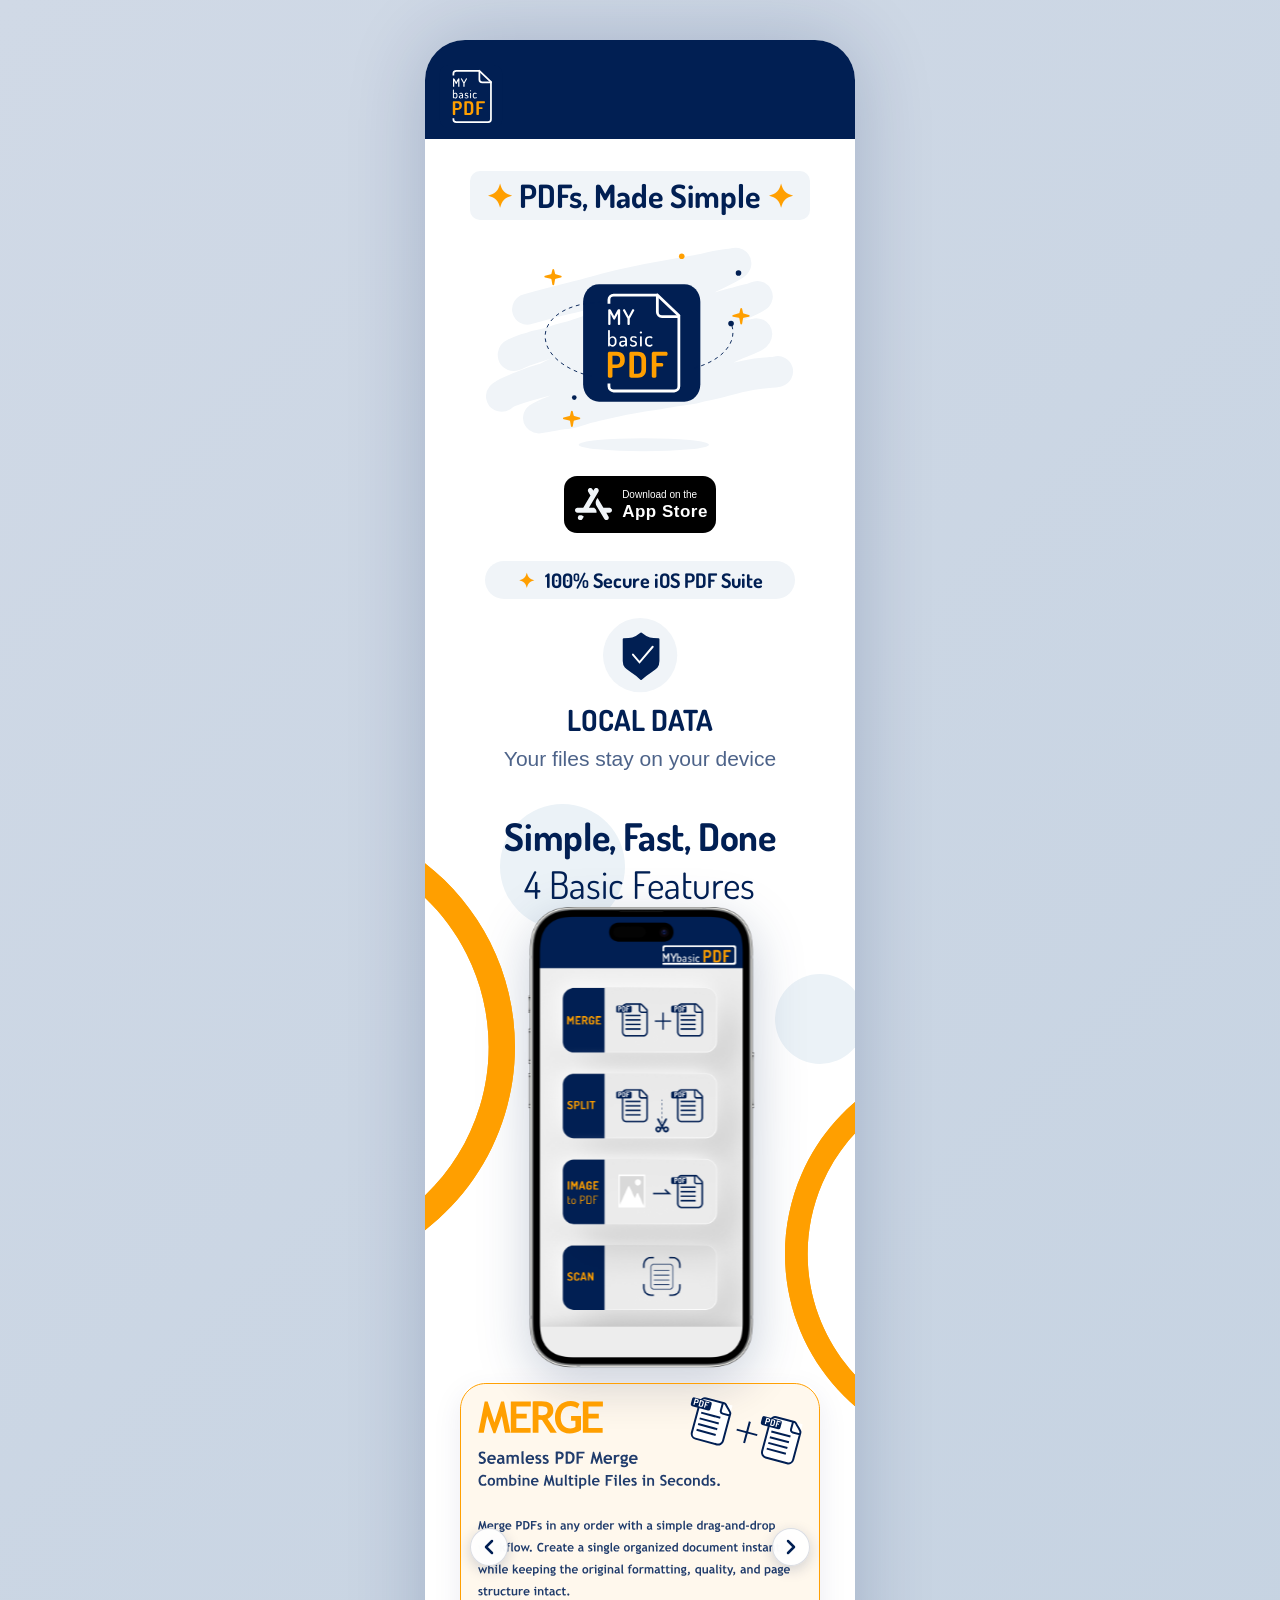
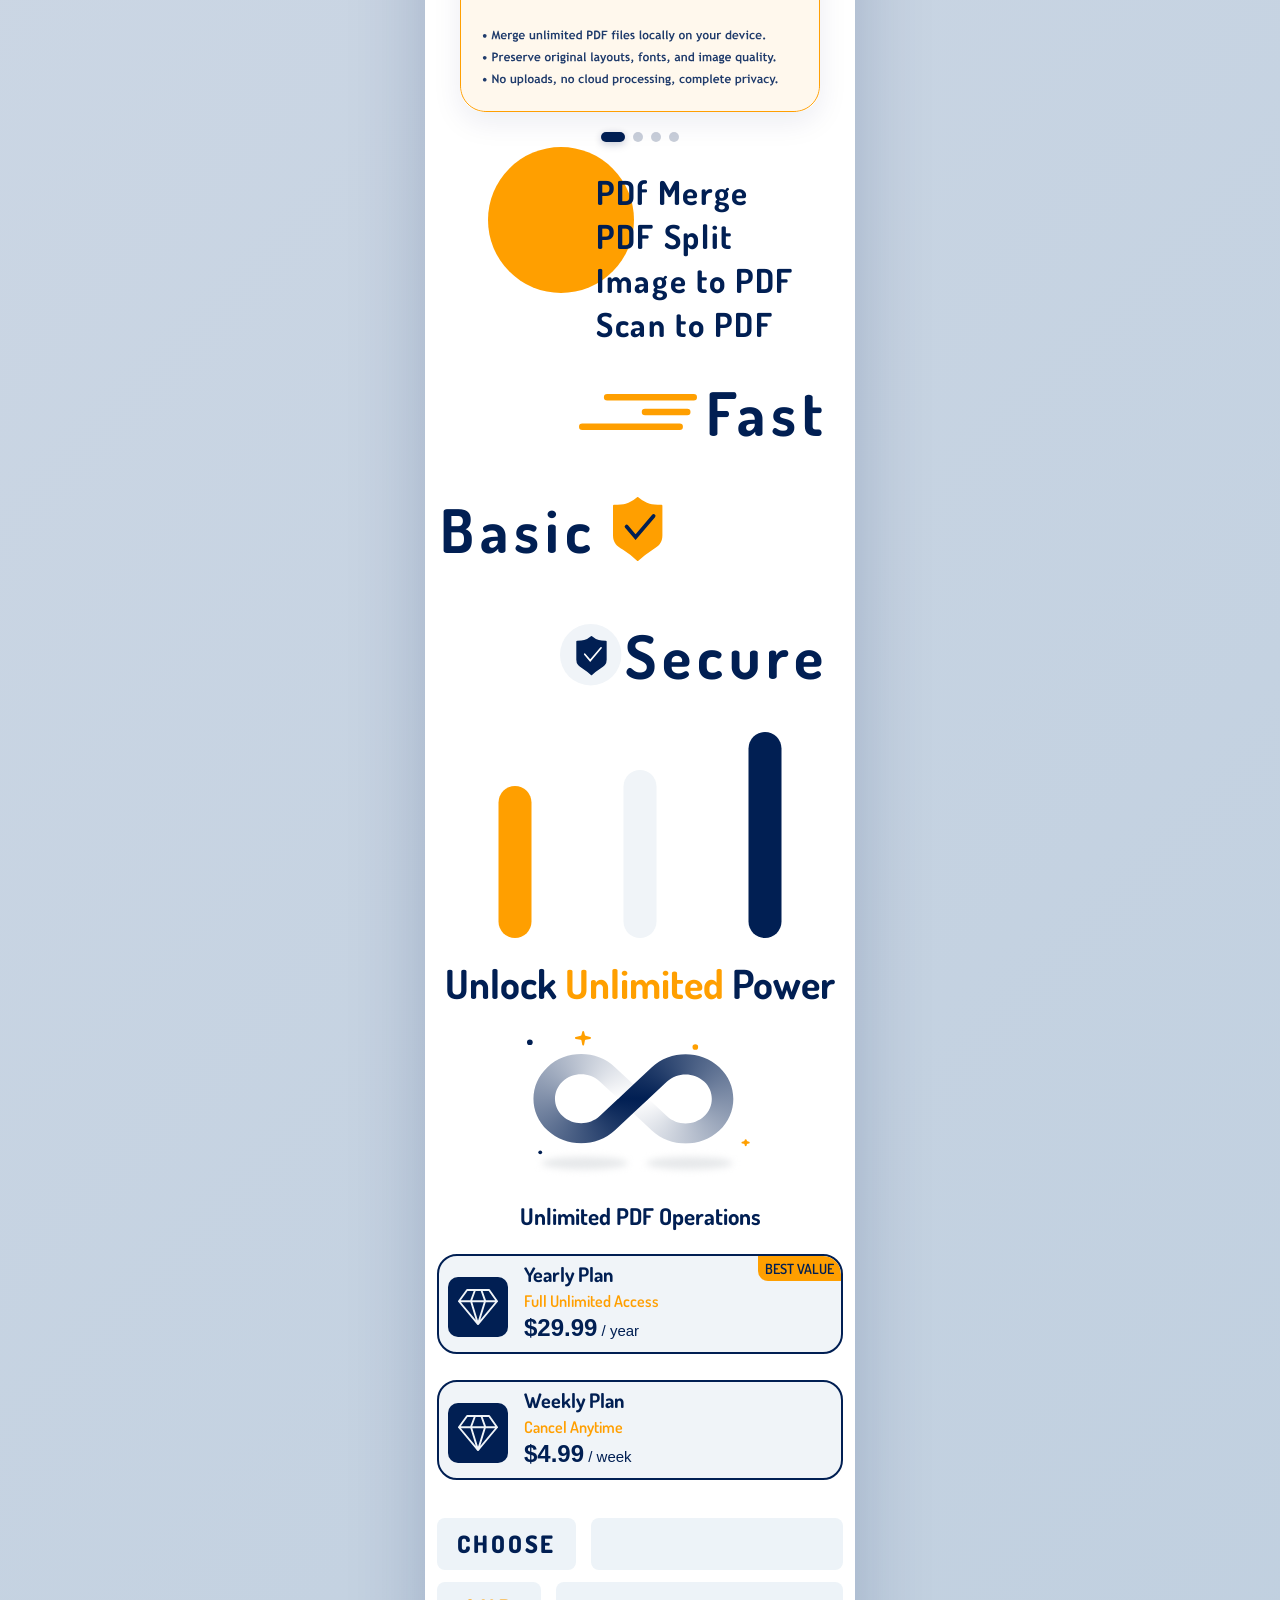
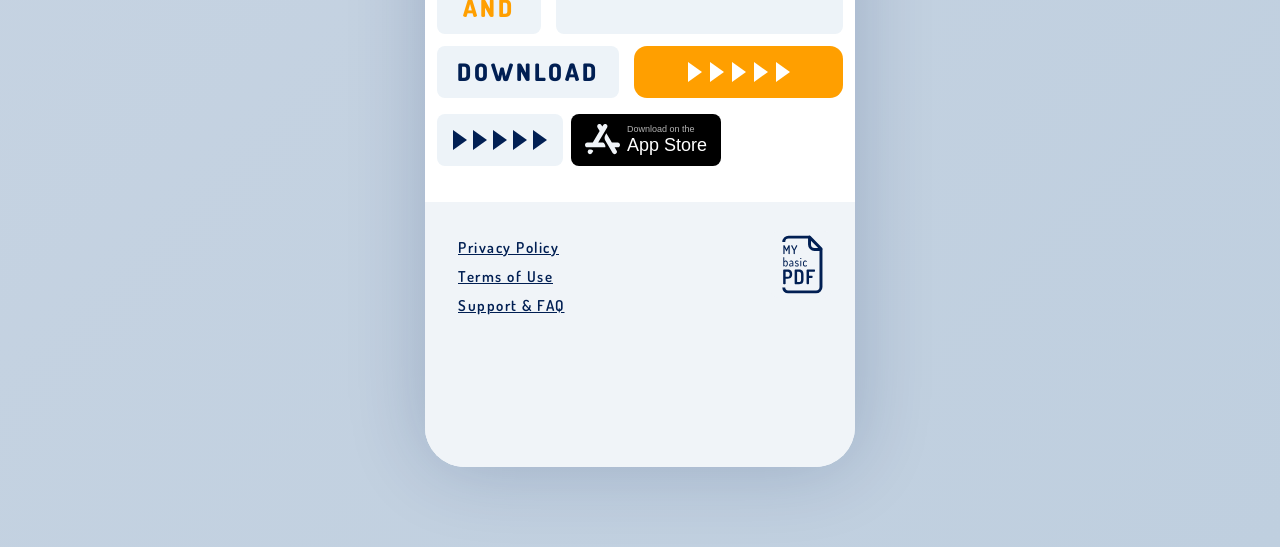
<file: index.html>
<!DOCTYPE html>
<html lang="en">

<head>
    <meta charset="UTF-8">
    <meta name="viewport" content="width=device-width, initial-scale=1.0, maximum-scale=1.0">
    <title>MYbasic PDF — Simple, Fast, Secure iOS PDF Suite</title>
    <meta name="description"
        content="MYbasic PDF is the ultimate iOS PDF suite. Merge, split, scan and convert images to PDF — all locally on your device. 100% secure, zero cloud upload.">
    <link rel="icon" type="image/svg+xml" href="assets/LOGO1.svg">
    <link rel="preconnect" href="https://fonts.googleapis.com">
    <link rel="preconnect" href="https://fonts.gstatic.com" crossorigin>
    <link href="https://fonts.googleapis.com/css2?family=Dosis:wght@400;600;700;800&display=swap" rel="stylesheet">
    <link rel="stylesheet" href="style.css">
</head>

<body>
    <div id="app-root">

        <!-- ═══════════════════════════════════════════
             1. HEADER — Navy bar + layered logo
        ═══════════════════════════════════════════ -->
        <header class="app-header">
            <div class="header-logo-wrap">
                <img src="assets/LOGO1.svg" alt="" class="rect-43">

            </div>
        </header>

        <!-- ═══════════════════════════════════════════
             2. HERO — "PDFs, Made Simple" + Illustration + App Store
        ═══════════════════════════════════════════ -->
        <section class="hero-section">
            <div class="made-simple-badge">
                <span class="sparkle">✦</span>&nbsp;PDFs, Made Simple&nbsp;<span class="sparkle">✦</span>
            </div>
            <div class="hero-illustration-wrap">
                <img src="assets/SAYFA-1-LL-STRASYON.svg" alt="PDFs Made Simple Illustration" class="hero-illustration">
            </div>
            <a href="#" id="hero-appstore-btn" class="appstore-btn" aria-label="Download on the App Store">
                <div class="btn-apple-box">
                    <img src="assets/Vector2.svg" alt="" class="apple-svg">
                </div>
                <div class="btn-text">
                    <span class="btn-sub">Download on the</span>
                    <span class="btn-main">App Store</span>
                </div>
            </a>
        </section>

        <!-- ═══════════════════════════════════════════
             3. SECURITY — "100% Secure" pill + LOCAL DATA
        ═══════════════════════════════════════════ -->
        <section class="security-section">
            <div class="secure-badge" id="secure-badge-pill">
                <span class="sparkle">✦</span>
                100% Secure iOS PDF Suite
            </div>
            <div class="local-data-box">
                <img src="assets/Group-75.svg" alt="Security shield" class="shield-icon">
                <h2 class="local-data-title">LOCAL DATA</h2>
                <p class="local-data-sub">Your files stay on your device</p>
            </div>
        </section>

        <!-- ═══════════════════════════════════════════
             4 & 5. HEADLINE & PHONE SHOWCASE
        ═══════════════════════════════════════════ -->
        <section class="phone-showcase-section" id="phone-section" aria-label="App features and screenshot">
            <!-- Background floating shapes (free, not constrained) -->
            <div class="ellipse-circle-blue" aria-hidden="true"></div>
            <div class="ellipse-circle-blue-sm" aria-hidden="true"></div>
            <img src="assets/Ellipse-31.svg" alt="" class="ellipse-31" aria-hidden="true">
            <img src="assets/Ellipse-30.svg" alt="" class="ellipse-30" aria-hidden="true">

            <!-- Headline: "Simple, Fast, Done / 4 Basic Features" over the background circle -->
            <div class="headline-wrap">
                <h2 class="headline-title">Simple, Fast, Done</h2>
                <h2 class="headline-sub">4 Basic Features</h2>
            </div>

            <!-- Centered Floating Phone with scroll-driven zoom -->
            <div class="phone-img-wrap" id="zoom-phone-wrap">
                <img src="assets/phone.png" alt="MYbasic PDF app screenshot" class="phone-img" id="zoom-phone-img">
            </div>
        </section>

        <!-- ═══════════════════════════════════════════
             6. FEATURE CARDS — 4 cards: PDF Merge, Split, Image to PDF, Scan to PDF
             These are BELOW the phone, no overlap
        ═══════════════════════════════════════════ -->
        <section class="feature-cards-section" aria-label="App features">
            <div class="cards-carousel-container" id="cards-carousel">
                <button class="carousel-arrow carousel-arrow-prev" id="carousel-prev-btn" aria-label="Previous card">
                    <svg width="24" height="24" viewBox="0 0 24 24" fill="none" xmlns="http://www.w3.org/2000/svg">
                        <path d="M15 18L9 12L15 6" stroke="currentColor" stroke-width="2.5" stroke-linecap="round"
                            stroke-linejoin="round" />
                    </svg>
                </button>

                <div class="cards-slider-track" id="cards-track">
                    <!-- Slide 1: MERGE CARD -->
                    <div class="card-slide active" data-index="0">
                        <img src="assets/MERGE%20CARD.svg" alt="PDF Merge Feature" class="feature-svg-card"
                            loading="lazy">
                    </div>

                    <!-- Slide 2: SPLIT CARD -->
                    <div class="card-slide" data-index="1">
                        <img src="assets/SPLIT%20CARD.svg" alt="PDF Split Feature" class="feature-svg-card"
                            loading="lazy">
                    </div>

                    <!-- Slide 3: IMAGE TO PDF CARD -->
                    <div class="card-slide" data-index="2">
                        <img src="assets/IMAGE%20TO%20PDF%20CARD.svg" alt="Image to PDF Feature"
                            class="feature-svg-card" loading="lazy">
                    </div>

                    <!-- Slide 4: SCAN CARD -->
                    <div class="card-slide" data-index="3">
                        <img src="assets/SCAN%20CARD.svg" alt="Scan to PDF Feature" class="feature-svg-card"
                            loading="lazy">
                    </div>
                </div>

                <button class="carousel-arrow carousel-arrow-next" id="carousel-next-btn" aria-label="Next card">
                    <svg width="24" height="24" viewBox="0 0 24 24" fill="none" xmlns="http://www.w3.org/2000/svg">
                        <path d="M9 18L15 12L9 6" stroke="currentColor" stroke-width="2.5" stroke-linecap="round"
                            stroke-linejoin="round" />
                    </svg>
                </button>
            </div>

            <!-- 4 Dots Indicators -->
            <div class="carousel-dots" id="carousel-dots" role="tablist" aria-label="Card navigation dots">
                <button class="dot-btn active" data-index="0" role="tab" aria-selected="true"
                    aria-label="Card 1: PDF Merge"></button>
                <button class="dot-btn" data-index="1" role="tab" aria-selected="false"
                    aria-label="Card 2: PDF Split"></button>
                <button class="dot-btn" data-index="2" role="tab" aria-selected="false"
                    aria-label="Card 3: Image to PDF"></button>
                <button class="dot-btn" data-index="3" role="tab" aria-selected="false"
                    aria-label="Card 4: Scan to PDF"></button>
            </div>
        </section>

        <!-- ═══════════════════════════════════════════
             7. FEATURE LIST — PDF Merge / Split / Image to PDF / Scan to PDF
        ═══════════════════════════════════════════ -->
        <section class="feature-list-section">
            <div class="feature-list-wrap">
                <div class="feature-list-circle"></div>
                <p class="feature-list-text">
                    PDf Merge<br>
                    PDF Split<br>
                    Image to PDF<br>
                    Scan to PDF
                </p>
            </div>
        </section>

        <!-- ═══════════════════════════════════════════
             8. PILLARS — Fast / Basic / Secure
        ═══════════════════════════════════════════ -->
        <section class="pillars-section">
            <div class="pillars-wrap">
                <div class="pillar-row right">
                    <img src="assets/Vector.svg" alt="" class="pillar-graphic" aria-hidden="true">
                    <span class="pillar-text">Fast</span>
                </div>
                <div class="pillar-row left">
                    <span class="pillar-text">Basic</span>
                    <img src="assets/Group-74.svg" alt="" class="pillar-graphic shapes" aria-hidden="true">
                </div>
                <div class="pillar-row right">
                    <img src="assets/Group-75.svg" alt="" class="pillar-graphic shield-check" aria-hidden="true">
                    <span class="pillar-text">Secure</span>
                </div>
            </div>
        </section>

        <!-- ═══════════════════════════════════════════
             9. POWER BARS — animated decorative chart
        ═══════════════════════════════════════════ -->
        <section class="power-bars-section" aria-hidden="true">
            <div class="power-bars-inner">
                <div class="bar-rect bar-orange"></div>
                <div class="bar-rect bar-lightblue"></div>
                <div class="bar-rect bar-navy"></div>
            </div>
        </section>

        <!-- ═══════════════════════════════════════════
             10. UNLOCK UNLIMITED POWER
        ═══════════════════════════════════════════ -->
        <section class="unlimited-section">
            <h2 class="unlimited-title">
                Unlock <span class="text-orange">Unlimited</span> Power
            </h2>
            <div class="infinity-wrap">
                <img src="assets/Group-124.svg" alt="Infinity icon — unlimited operations" class="infinity-img">
            </div>
            <p class="unlimited-ops-label">Unlimited PDF Operations</p>
        </section>

        <!-- ═══════════════════════════════════════════
             11. PRICING CARDS
        ═══════════════════════════════════════════ -->
        <section class="pricing-section" aria-label="Pricing plans">

            <!-- Yearly Plan (BEST VALUE) -->
            <div class="plan-card" id="yearly-plan">
                <div class="best-value-badge">BEST VALUE</div>
                <div class="plan-card-body">
                    <div class="plan-icon-wrap">
                        <div class="plan-icon-box">
                            <img src="assets/Icon.svg" alt="Diamond" class="diamond-icon">
                        </div>
                    </div>
                    <div class="plan-info">
                        <h3 class="plan-name">Yearly Plan</h3>
                        <span class="plan-trial">Full Unlimited Access</span>
                        <div class="plan-price"><b>$29.99</b><span> / year </span></div>
                    </div>
                </div>
            </div>

            <!-- Weekly Plan -->
            <div class="plan-card" id="weekly-plan">
                <div class="plan-card-body">
                    <div class="plan-icon-wrap">
                        <div class="plan-icon-box">
                            <img src="assets/Icon.svg" alt="Diamond" class="diamond-icon">
                        </div>
                    </div>
                    <div class="plan-info">
                        <h3 class="plan-name">Weekly Plan</h3>
                        <span class="plan-trial">Cancel Anytime</span>
                        <div class="plan-price"><b>$4.99</b><span> / week </span></div>
                    </div>
                </div>
            </div>

        </section>

        <!-- ═══════════════════════════════════════════
             12. CTA FLOW — CHOOSE / AND / DOWNLOAD + 5 Arrows & App Store
        ═══════════════════════════════════════════ -->
        <section class="cta-flow-section" aria-label="Call to action flow">
            <!-- Row 1: CHOOSE + empty light blue block -->
            <div class="cta-flow-row">
                <div class="cta-pill-label navy-text">CHOOSE</div>
                <div class="cta-pill-empty flex-grow"></div>
            </div>

            <!-- Row 2: AND + empty light blue long block -->
            <div class="cta-flow-row">
                <div class="cta-pill-label orange-text">AND</div>
                <div class="cta-pill-empty flex-grow-long"></div>
            </div>

            <!-- Row 3: DOWNLOAD + orange block with white arrows (Figma exact) -->
            <div class="cta-flow-row">
                <div class="cta-pill-label navy-text">DOWNLOAD</div>
                <div class="cta-orange-arrows-box" aria-hidden="true">
                    <span class="cta-arrow-white"></span>
                    <span class="cta-arrow-white"></span>
                    <span class="cta-arrow-white"></span>
                    <span class="cta-arrow-white"></span>
                    <span class="cta-arrow-white"></span>
                </div>
            </div>

            <!-- Row 4: 5 Navy Arrows + Dark Navy App Store Button (Figma exact) -->
            <div class="cta-flow-row bottom-cta-row">
                <div class="cta-arrows-box" aria-hidden="true">
                    <span class="cta-arrow-triangle"></span>
                    <span class="cta-arrow-triangle"></span>
                    <span class="cta-arrow-triangle"></span>
                    <span class="cta-arrow-triangle"></span>
                    <span class="cta-arrow-triangle"></span>
                </div>
                <a href="#" id="cta-appstore-btn" class="cta-appstore-button navy-button"
                    aria-label="Download on the App Store">
                    <div class="cta-apple-icon-box white-icon">
                        <img src="assets/Vector2.svg" alt="" aria-hidden="true">
                    </div>
                    <div class="cta-appstore-text">
                        <span class="cta-appstore-sub">Download on the</span>
                        <span class="cta-appstore-main">App Store</span>
                    </div>
                </a>
            </div>

            <!-- Social Media Icons (Facebook, Instagram, TikTok, X — Figma exact) -->
            <div class="social-icons-row" aria-label="Social media links">
                <img src="assets/social_icons.svg" alt="Social Media: Facebook, Instagram, TikTok, X"
                    class="social-icons-img">
            </div>
        </section>

        <!-- ═══════════════════════════════════════════
             13. FOOTER
        ═══════════════════════════════════════════ -->
        <footer class="app-footer" id="footer">
            <div class="footer-bg-panel"></div>
            <div class="footer-logo-wrap">
                <img src="assets/LOGO.svg" alt="MYbasic PDF" class="footer-logo">
            </div>
            <nav class="footer-links-list" aria-label="Footer navigation">
                <a href="privacy.html">Privacy Policy</a>
                <a href="terms.html">Terms of Use</a>
                <a href="support.html">Support &amp; FAQ</a>
            </nav>
            <div class="footer-version"></div>
        </footer>

    </div><!-- /#app-root -->

    <script>
        // ── Intersection Observer: fade-up animations on scroll ──
        const observer = new IntersectionObserver((entries) => {
            entries.forEach(entry => {
                if (entry.isIntersecting) {
                    entry.target.classList.add('is-visible');
                    observer.unobserve(entry.target);
                }
            });
        }, { threshold: 0.12 });

        document.querySelectorAll('.plan-card, .unlimited-section, .cards-carousel-container').forEach(el => {
            el.classList.add('will-animate');
            observer.observe(el);
        });

        // ── Feature Cards Carousel Slider (Merge, Split, Image to PDF, Scan) ──
        (function initCardsCarousel() {
            const track = document.getElementById('cards-track');
            const prevBtn = document.getElementById('carousel-prev-btn');
            const nextBtn = document.getElementById('carousel-next-btn');
            const dots = document.querySelectorAll('#carousel-dots .dot-btn');
            const slides = document.querySelectorAll('.card-slide');
            const totalSlides = slides.length;
            let currentIndex = 0;

            function updateCarousel(index) {
                if (index < 0) {
                    currentIndex = totalSlides - 1;
                } else if (index >= totalSlides) {
                    currentIndex = 0;
                } else {
                    currentIndex = index;
                }

                // Slide track transition
                track.style.transform = `translateX(-${currentIndex * 100}%)`;

                // Active classes & accessibility
                slides.forEach((slide, i) => {
                    const isActive = (i === currentIndex);
                    slide.classList.toggle('active', isActive);
                });

                dots.forEach((dot, i) => {
                    const isActive = (i === currentIndex);
                    dot.classList.toggle('active', isActive);
                    dot.setAttribute('aria-selected', isActive ? 'true' : 'false');
                });
            }

            if (prevBtn) {
                prevBtn.addEventListener('click', () => {
                    updateCarousel(currentIndex - 1);
                });
            }

            if (nextBtn) {
                nextBtn.addEventListener('click', () => {
                    updateCarousel(currentIndex + 1);
                });
            }

            dots.forEach((dot, i) => {
                dot.addEventListener('click', () => {
                    updateCarousel(i);
                });
            });

            // Touch swipe support (Mobile friendly)
            let startX = 0;
            let isDragging = false;

            const container = document.getElementById('cards-carousel');
            if (container) {
                container.addEventListener('touchstart', (e) => {
                    startX = e.touches[0].clientX;
                    isDragging = true;
                }, { passive: true });

                container.addEventListener('touchend', (e) => {
                    if (!isDragging) return;
                    const endX = e.changedTouches[0].clientX;
                    const diff = startX - endX;
                    if (Math.abs(diff) > 40) {
                        if (diff > 0) {
                            updateCarousel(currentIndex + 1);
                        } else {
                            updateCarousel(currentIndex - 1);
                        }
                    }
                    isDragging = false;
                }, { passive: true });
            }

            // Keyboard arrow support when focused
            container.addEventListener('keydown', (e) => {
                if (e.key === 'ArrowLeft') {
                    updateCarousel(currentIndex - 1);
                } else if (e.key === 'ArrowRight') {
                    updateCarousel(currentIndex + 1);
                }
            });
        })();
    </script>

</body>

</html>
</file>
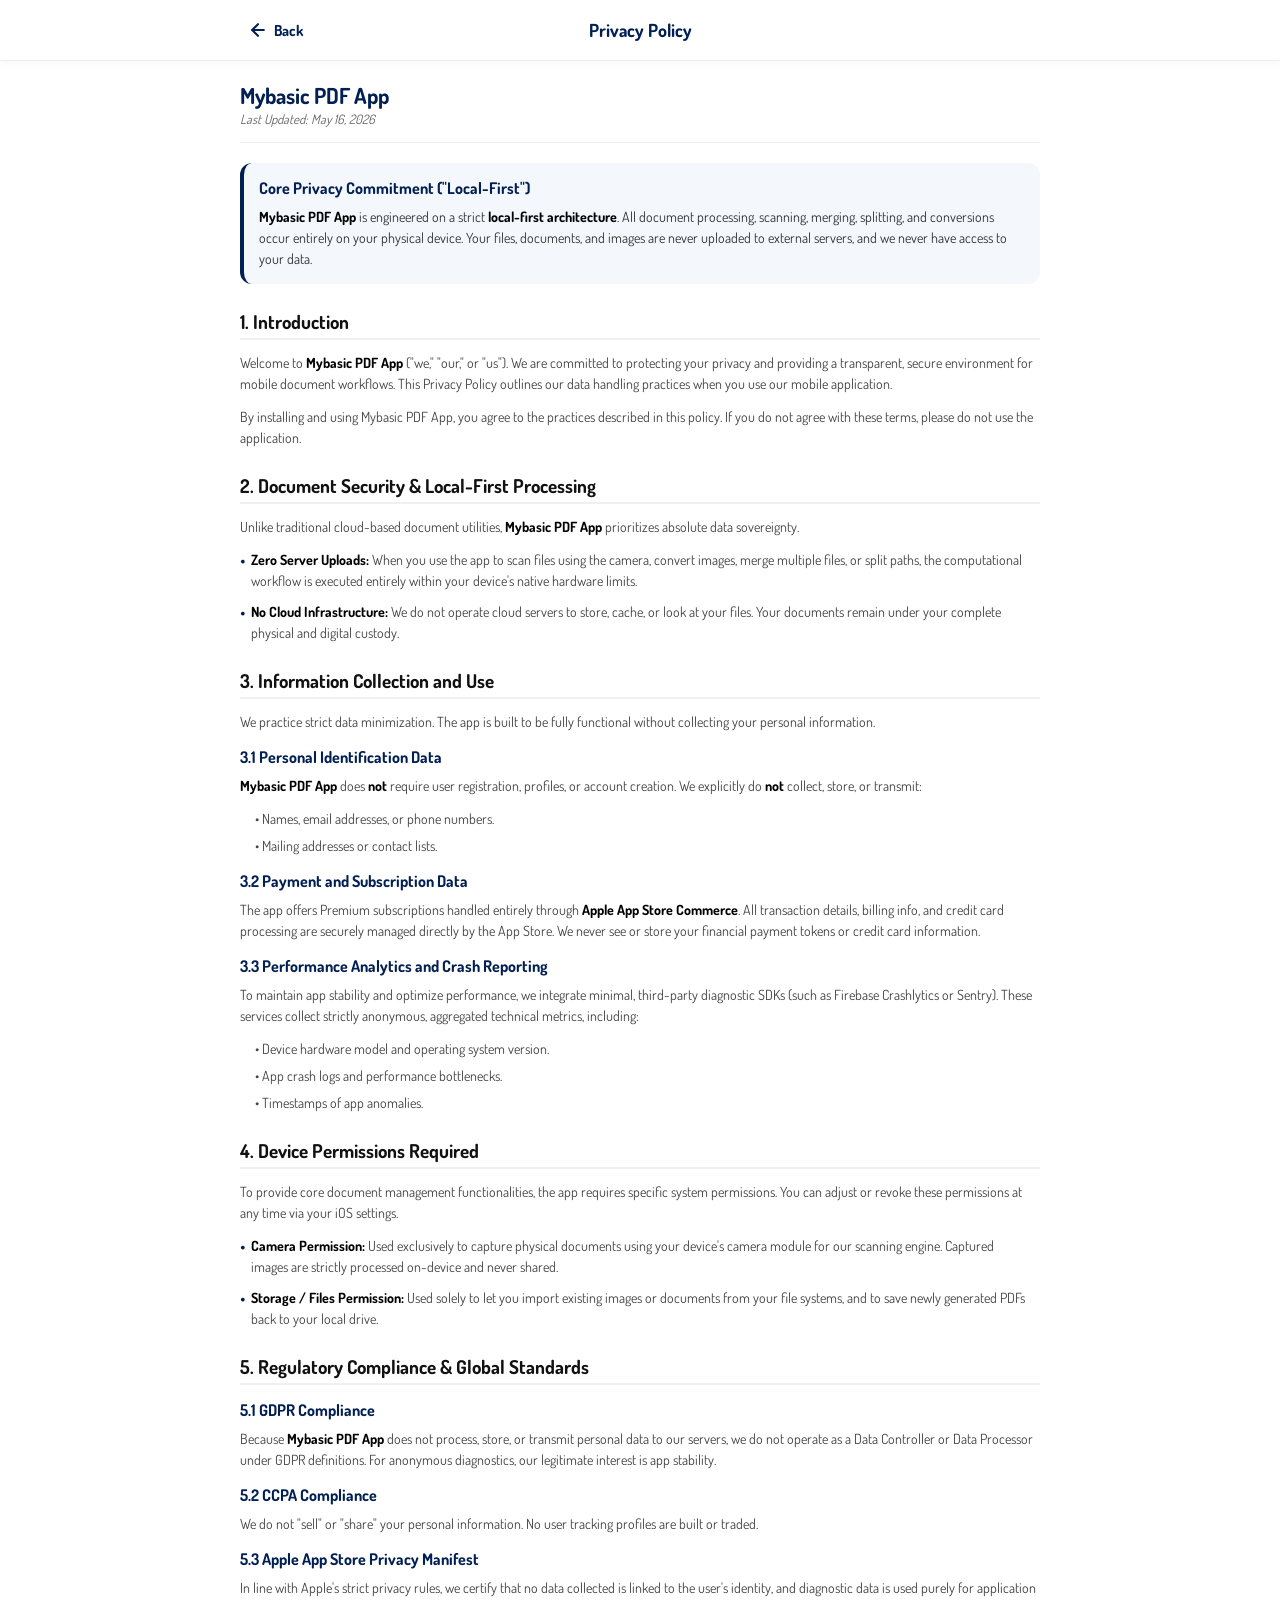
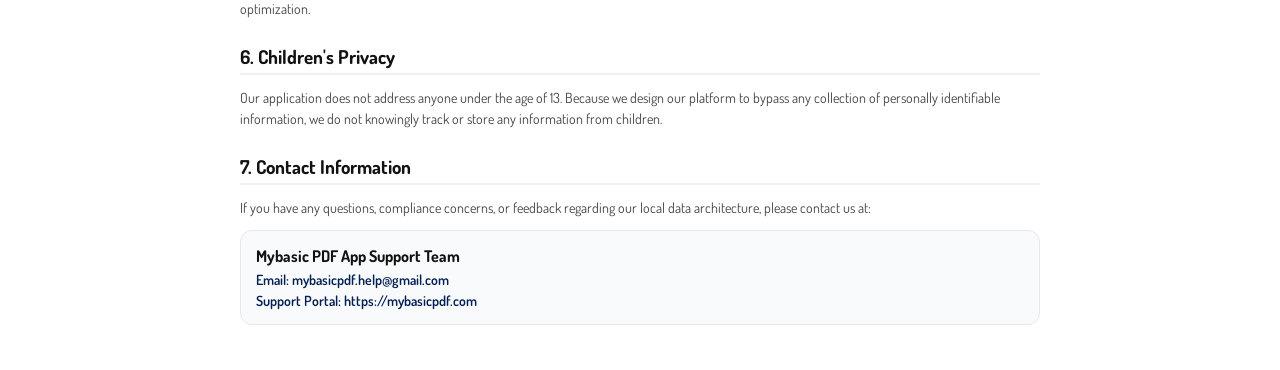
<file: privacy.html>
<!DOCTYPE html>
<html lang="tr">

<head>
    <meta charset="UTF-8">
    <meta name="viewport" content="width=device-width, initial-scale=1.0">
    <title>Privacy Policy - Mybasic PDF App</title>
    <!-- Google Fonts üzerinden Dosis yazı tipini çekiyoruz -->
    <link href="https://fonts.googleapis.com/css2?family=Dosis:wght@400;600;700&display=swap" rel="stylesheet">
    <style>
        /* Genel Gövde Ayarları */
        body {
            margin: 0;
            padding: 0;
            font-family: 'Dosis', sans-serif;
            background-color: #FFFFFF;
            color: #444;
        }

        /* Üst Bilgi (Header) Alanı - Sabit (Sticky) */
        .header {
            position: sticky;
            top: 0;
            background-color: #FFFFFF;
            border-bottom: 1px solid #F0F0F0;
            z-index: 100;
            height: 60px;
            box-shadow: 0 2px 8px rgba(0, 0, 0, 0.03);
        }

        .header-inner {
            max-width: 800px;
            margin: 0 auto;
            height: 100%;
            padding: 0 20px;
            display: flex;
            align-items: center;
            justify-content: center;
            position: relative;
        }

        .headerTitle {
            font-size: 18px;
            font-weight: 700;
            color: #011F53;
            text-align: center;
            margin: 0;
        }

        .back-btn {
            position: absolute;
            left: 20px;
            display: inline-flex;
            align-items: center;
            justify-content: center;
            gap: 6px;
            color: #011F53;
            text-decoration: none;
            font-weight: 700;
            font-size: 15px;
            padding: 6px 12px 6px 8px;
            border-radius: 8px;
            transition: all 0.2s ease;
            background: transparent;
        }

        .back-btn:hover {
            background-color: rgba(1, 31, 83, 0.06);
            color: #011F53;
            text-decoration: none;
            transform: translateX(-2px);
        }

        .back-btn svg {
            width: 20px;
            height: 20px;
            stroke-width: 2.5;
            transition: transform 0.2s ease;
        }

        .back-btn:hover svg {
            transform: translateX(-2px);
        }

        /* Ana İçerik Alanı */
        .scrollContent {
            padding: 20px;
            max-width: 800px;
            /* Web'de rahat okunması için maksimum genişlik sınırı */
            margin: 0 auto;
        }

        /* Marka ve Tarih */
        .brandName {
            font-size: 22px;
            font-weight: 700;
            color: #011F53;
            margin-bottom: 2px;
        }

        .lastUpdated {
            font-size: 13px;
            font-style: italic;
            color: #666;
            margin-bottom: 15px;
        }

        /* Ayırıcı Çizgi */
        .divider {
            height: 1px;
            background-color: #EEE;
            margin-top: 10px;
            margin-bottom: 20px;
        }

        /* Vurgulu Kutucuk (Commitment Box) */
        .commitmentBox {
            background-color: #F4F7FC;
            padding: 15px;
            border-radius: 12px;
            border-left: 4px solid #011F53;
            margin-bottom: 25px;
        }

        .commitmentTitle {
            font-size: 16px;
            font-weight: 700;
            color: #011F53;
            margin-bottom: 8px;
            margin-top: 0;
        }

        .commitmentText {
            font-size: 14px;
            color: #333;
            line-height: 1.5;
            margin: 0;
        }

        /* Bölümler (Sections) */
        .section {
            margin-bottom: 25px;
        }

        .sectionTitle {
            font-size: 19px;
            font-weight: 700;
            color: #111;
            margin-bottom: 12px;
            border-bottom: 2px solid #F0F0F0;
            padding-bottom: 4px;
            margin-top: 0;
        }

        .subSectionTitle {
            font-size: 16px;
            font-weight: 700;
            color: #011F53;
            margin-top: 15px;
            margin-bottom: 8px;
        }

        /* Standart Metinler */
        .bodyText {
            font-size: 14px;
            color: #444;
            line-height: 1.5;
            margin-bottom: 12px;
            margin-top: 0;
        }

        .boldText {
            font-weight: 700;
            color: #000;
        }

        /* Madde İşaretli Listeler */
        .bulletItem {
            display: flex;
            margin-bottom: 10px;
            padding-right: 10px;
        }

        .bullet {
            font-size: 18px;
            color: #011F53;
            margin-right: 5px;
        }

        .bulletText {
            font-size: 14px;
            color: #444;
            line-height: 1.5;
            margin: 0;
        }

        .listText {
            font-size: 14px;
            color: #444;
            margin-left: 15px;
            margin-bottom: 6px;
            line-height: 1.5;
            margin-top: 0;
        }

        /* İletişim Kartı (Contact Card) */
        .contactCard {
            background-color: #F9FAFB;
            border: 1px solid #E5E7EB;
            padding: 15px;
            border-radius: 12px;
            margin-top: 10px;
        }

        .contactText {
            font-size: 16px;
            font-weight: 700;
            color: #111;
            margin-bottom: 5px;
            margin-top: 0;
        }

        .contactSubText {
            font-size: 14px;
            color: #011F53;
            margin-top: 4px;
            font-weight: 600;
            margin-bottom: 0;
        }

        /* Linkleri uygulamanın ana rengine boyuyoruz */
        a {
            color: #011F53;
            text-decoration: none;
        }

        a:hover {
            text-decoration: underline;
        }
    </style>
</head>

<body>
    <div class="header">
        <div class="header-inner">
            <a href="index.html" class="back-btn" aria-label="Back to home page">
                <svg viewBox="0 0 24 24" fill="none" stroke="currentColor" stroke-linecap="round"
                    stroke-linejoin="round">
                    <line x1="19" y1="12" x2="5" y2="12"></line>
                    <polyline points="12 19 5 12 12 5"></polyline>
                </svg>
                <span>Back</span>
            </a>
            <div class="headerTitle">Privacy Policy</div>
        </div>
    </div>

    <div class="scrollContent">
        <div class="brandName">Mybasic PDF App</div>
        <div class="lastUpdated">Last Updated: May 16, 2026</div>

        <div class="divider"></div>

        <div class="commitmentBox">
            <h2 class="commitmentTitle">Core Privacy Commitment ("Local-First")</h2>
            <p class="commitmentText">
                <span class="boldText">Mybasic PDF App</span> is engineered on a strict <span
                    class="boldText">local-first architecture</span>. All document processing, scanning, merging,
                splitting, and conversions occur entirely on your physical device. Your files, documents, and images are
                never uploaded to external servers, and we never have access to your data.
            </p>
        </div>

        <div class="section">
            <h2 class="sectionTitle">1. Introduction</h2>
            <p class="bodyText">
                Welcome to <span class="boldText">Mybasic PDF App</span> ("we," "our," or "us"). We are committed to
                protecting your privacy and providing a transparent, secure environment for mobile document workflows.
                This Privacy Policy outlines our data handling practices when you use our mobile application.
            </p>
            <p class="bodyText">
                By installing and using Mybasic PDF App, you agree to the practices described in this policy. If you do
                not agree with these terms, please do not use the application.
            </p>
        </div>

        <div class="section">
            <h2 class="sectionTitle">2. Document Security & Local-First Processing</h2>
            <p class="bodyText">
                Unlike traditional cloud-based document utilities, <span class="boldText">Mybasic PDF App</span>
                prioritizes absolute data sovereignty.
            </p>
            <div class="bulletItem">
                <div class="bullet">&bull;</div>
                <div class="bulletText">
                    <span class="boldText">Zero Server Uploads:</span> When you use the app to scan files using the
                    camera, convert images, merge multiple files, or split paths, the computational workflow is executed
                    entirely within your device's native hardware limits.
                </div>
            </div>
            <div class="bulletItem">
                <div class="bullet">&bull;</div>
                <div class="bulletText">
                    <span class="boldText">No Cloud Infrastructure:</span> We do not operate cloud servers to store,
                    cache, or look at your files. Your documents remain under your complete physical and digital
                    custody.
                </div>
            </div>
        </div>

        <div class="section">
            <h2 class="sectionTitle">3. Information Collection and Use</h2>
            <p class="bodyText">
                We practice strict data minimization. The app is built to be fully functional without collecting your
                personal information.
            </p>

            <div class="subSectionTitle">3.1 Personal Identification Data</div>
            <p class="bodyText">
                <span class="boldText">Mybasic PDF App</span> does <span class="boldText">not</span> require user
                registration, profiles, or account creation. We explicitly do <span class="boldText">not</span> collect,
                store, or transmit:
            </p>
            <p class="listText">&bull; Names, email addresses, or phone numbers.</p>
            <p class="listText">&bull; Mailing addresses or contact lists.</p>

            <div class="subSectionTitle">3.2 Payment and Subscription Data</div>
            <p class="bodyText">
                The app offers Premium subscriptions handled entirely through <span class="boldText">Apple App Store
                    Commerce</span>. All transaction details, billing info, and credit card processing are securely
                managed directly by the App Store. We never see or store your financial payment tokens or credit card
                information.
            </p>

            <div class="subSectionTitle">3.3 Performance Analytics and Crash Reporting</div>
            <p class="bodyText">
                To maintain app stability and optimize performance, we integrate minimal, third-party diagnostic SDKs
                (such as Firebase Crashlytics or Sentry). These services collect strictly anonymous, aggregated
                technical metrics, including:
            </p>
            <p class="listText">&bull; Device hardware model and operating system version.</p>
            <p class="listText">&bull; App crash logs and performance bottlenecks.</p>
            <p class="listText">&bull; Timestamps of app anomalies.</p>
        </div>

        <div class="section">
            <h2 class="sectionTitle">4. Device Permissions Required</h2>
            <p class="bodyText">
                To provide core document management functionalities, the app requires specific system permissions. You
                can adjust or revoke these permissions at any time via your iOS settings.
            </p>
            <div class="bulletItem">
                <div class="bullet">&bull;</div>
                <div class="bulletText">
                    <span class="boldText">Camera Permission:</span> Used exclusively to capture physical documents
                    using your device's camera module for our scanning engine. Captured images are strictly processed
                    on-device and never shared.
                </div>
            </div>
            <div class="bulletItem">
                <div class="bullet">&bull;</div>
                <div class="bulletText">
                    <span class="boldText">Storage / Files Permission:</span> Used solely to let you import existing
                    images or documents from your file systems, and to save newly generated PDFs back to your local
                    drive.
                </div>
            </div>
        </div>

        <div class="section">
            <h2 class="sectionTitle">5. Regulatory Compliance & Global Standards</h2>

            <div class="subSectionTitle">5.1 GDPR Compliance</div>
            <p class="bodyText">
                Because <span class="boldText">Mybasic PDF App</span> does not process, store, or transmit personal data
                to our servers, we do not operate as a Data Controller or Data Processor under GDPR definitions. For
                anonymous diagnostics, our legitimate interest is app stability.
            </p>

            <div class="subSectionTitle">5.2 CCPA Compliance</div>
            <p class="bodyText">
                We do not "sell" or "share" your personal information. No user tracking profiles are built or traded.
            </p>

            <div class="subSectionTitle">5.3 Apple App Store Privacy Manifest</div>
            <p class="bodyText">
                In line with Apple's strict privacy rules, we certify that no data collected is linked to the user's
                identity, and diagnostic data is used purely for application optimization.
            </p>
        </div>

        <div class="section">
            <h2 class="sectionTitle">6. Children's Privacy</h2>
            <p class="bodyText">
                Our application does not address anyone under the age of 13. Because we design our platform to bypass
                any collection of personally identifiable information, we do not knowingly track or store any
                information from children.
            </p>
        </div>

        <div class="section">
            <h2 class="sectionTitle">7. Contact Information</h2>
            <p class="bodyText">
                If you have any questions, compliance concerns, or feedback regarding our local data architecture,
                please contact us at:
            </p>
            <div class="contactCard">
                <div class="contactText">Mybasic PDF App Support Team</div>
                <div class="contactSubText">Email: <a
                        href="mailto:mybasicpdf.help@gmail.com">mybasicpdf.help@gmail.com</a></div>
                <div class="contactSubText">Support Portal: <a href="https://mybasicpdf.com"
                        target="_blank">https://mybasicpdf.com</a></div>
            </div>
        </div>
    </div>
</body>

</html>
</file>
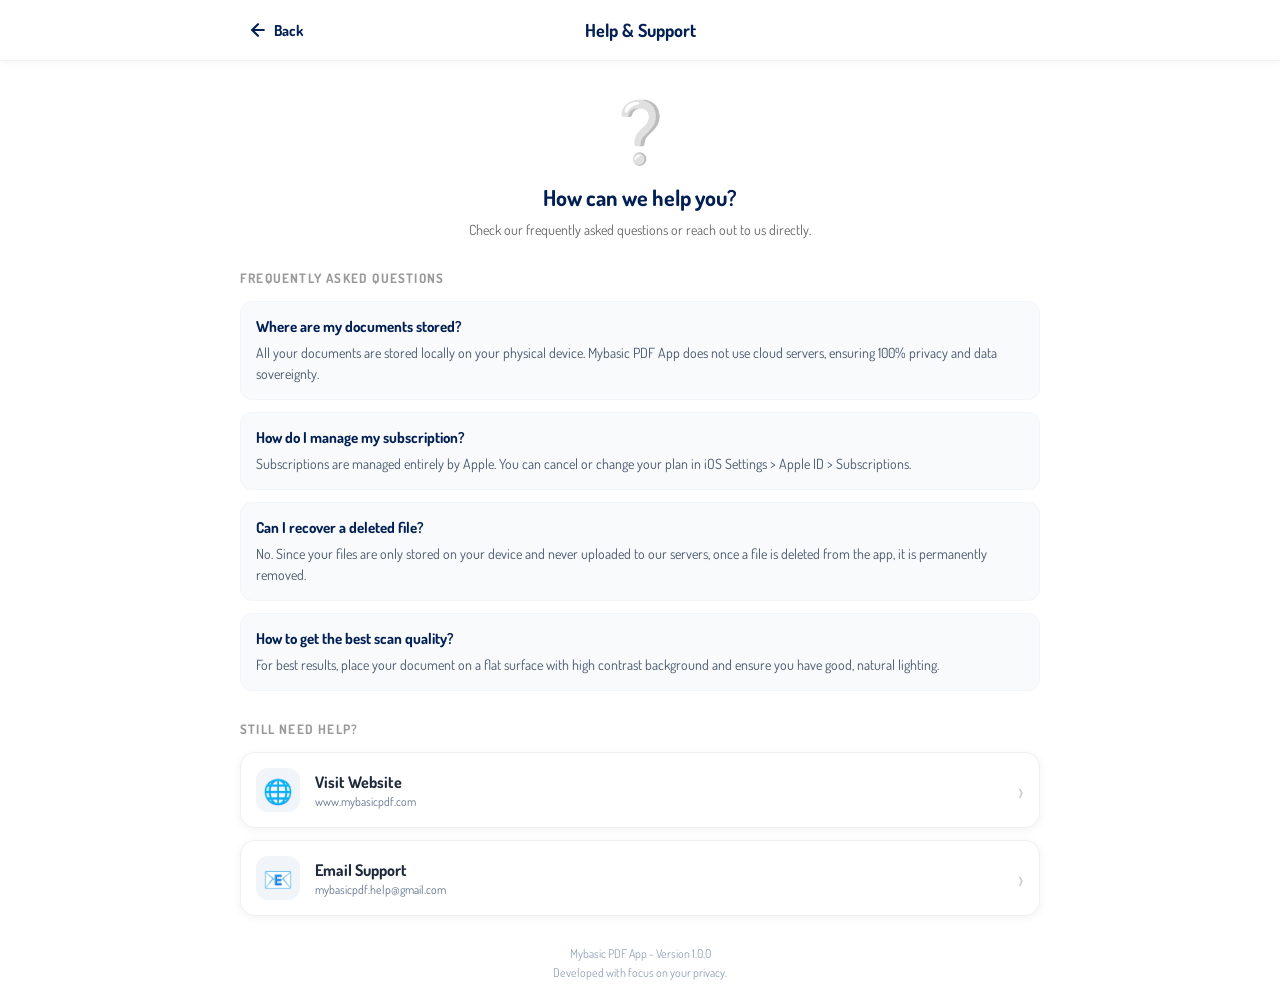
<file: support.html>
<!DOCTYPE html>
<html lang="en">

<head>
    <meta charset="UTF-8">
    <meta name="viewport" content="width=device-width, initial-scale=1.0">
    <title>Help & Support - Mybasic PDF App</title>
    <!-- Google Fonts üzerinden Dosis yazı tipini çekiyoruz -->
    <link href="https://fonts.googleapis.com/css2?family=Dosis:wght@400;600;700&display=swap" rel="stylesheet">
    <style>
        /* Genel Gövde Ayarları */
        body {
            margin: 0;
            padding: 0;
            font-family: 'Dosis', sans-serif;
            background-color: #FFFFFF;
            color: #444;
        }

        /* Üst Bilgi (Header) Alanı - Sabit (Sticky) */
        .header {
            position: sticky;
            top: 0;
            background-color: #FFFFFF;
            border-bottom: 1px solid #F0F0F0;
            z-index: 100;
            height: 60px;
            box-shadow: 0 2px 8px rgba(0, 0, 0, 0.03);
        }

        .header-inner {
            max-width: 800px;
            margin: 0 auto;
            height: 100%;
            padding: 0 20px;
            display: flex;
            align-items: center;
            justify-content: center;
            position: relative;
        }

        .headerTitle {
            font-size: 18px;
            font-weight: 700;
            color: #011F53;
            text-align: center;
            margin: 0;
        }

        .back-btn {
            position: absolute;
            left: 20px;
            display: inline-flex;
            align-items: center;
            justify-content: center;
            gap: 6px;
            color: #011F53;
            text-decoration: none;
            font-weight: 700;
            font-size: 15px;
            padding: 6px 12px 6px 8px;
            border-radius: 8px;
            transition: all 0.2s ease;
            background: transparent;
        }

        .back-btn:hover {
            background-color: rgba(1, 31, 83, 0.06);
            color: #011F53;
            text-decoration: none;
            transform: translateX(-2px);
        }

        .back-btn svg {
            width: 20px;
            height: 20px;
            stroke-width: 2.5;
            transition: transform 0.2s ease;
        }

        .back-btn:hover svg {
            transform: translateX(-2px);
        }

        /* Ana İçerik Alanı */
        .scrollContent {
            padding: 20px;
            max-width: 800px;
            margin: 0 auto;
        }

        /* Giriş (Intro) Alanı */
        .introSection {
            text-align: center;
            margin-bottom: 30px;
            padding-top: 10px;
        }

        .introIcon {
            font-size: 60px;
            color: #011F53;
            margin-bottom: 15px;
        }

        .introTitle {
            font-size: 22px;
            font-weight: 700;
            color: #011F53;
            margin-bottom: 8px;
            margin-top: 0;
        }

        .introSubTitle {
            font-size: 14px;
            font-weight: 400;
            color: #666;
            margin: 0;
            line-height: 1.5;
        }

        /* Bölümler (Sections) */
        .section {
            margin-bottom: 30px;
        }

        .sectionHeader {
            font-size: 13px;
            font-weight: 700;
            color: #999;
            letter-spacing: 1.2px;
            margin-bottom: 15px;
            text-transform: uppercase;
        }

        /* SSS Öğesi (FAQ Item) */
        .faqItem {
            background-color: #F8FAFC;
            padding: 15px;
            border-radius: 12px;
            margin-bottom: 12px;
            border: 1px solid #F1F5F9;
        }

        .questionText {
            font-size: 15px;
            font-weight: 700;
            color: #011F53;
            margin-bottom: 6px;
            margin-top: 0;
        }

        .answerText {
            font-size: 14px;
            font-weight: 400;
            color: #475569;
            line-height: 1.5;
            margin: 0;
        }

        /* Destek Kartı (Support Card) */
        .supportCard {
            display: flex;
            align-items: center;
            background-color: #FFF;
            padding: 15px;
            border-radius: 15px;
            margin-bottom: 12px;
            box-shadow: 0 2px 10px rgba(0, 0, 0, 0.05);
            border: 1px solid #F0F0F0;
            text-decoration: none;
            color: inherit;
        }

        .supportCard:hover {
            background-color: #FAFAFA;
        }

        .cardIconContainer {
            width: 44px;
            height: 44px;
            border-radius: 12px;
            background-color: #F1F5F9;
            display: flex;
            justify-content: center;
            align-items: center;
            margin-right: 15px;
            font-size: 24px;
            color: #011F53;
        }

        .cardTextContainer {
            flex: 1;
        }

        .cardTitle {
            font-size: 16px;
            font-weight: 700;
            color: #1E293B;
            margin: 0 0 2px 0;
        }

        .cardSubTitle {
            font-size: 12px;
            font-weight: 400;
            color: #64748B;
            margin: 0;
        }

        .cardArrow {
            font-size: 24px;
            color: #CCC;
        }

        /* Alt Bilgi (Footer) */
        .footer {
            text-align: center;
            margin-top: 10px;
        }

        .footerText {
            font-size: 12px;
            font-weight: 400;
            color: #94A3B8;
            margin-bottom: 4px;
            margin-top: 0;
        }

        /* Linkleri uygulamanın ana rengine boyuyoruz */
        a {
            color: #011F53;
            text-decoration: none;
        }

        a:hover {
            text-decoration: underline;
        }
    </style>
</head>

<body>
    <div class="header">
        <div class="header-inner">
            <a href="index.html" class="back-btn" aria-label="Back to home page">
                <svg viewBox="0 0 24 24" fill="none" stroke="currentColor" stroke-linecap="round"
                    stroke-linejoin="round">
                    <line x1="19" y1="12" x2="5" y2="12"></line>
                    <polyline points="12 19 5 12 12 5"></polyline>
                </svg>
                <span>Back</span>
            </a>
            <div class="headerTitle">Help & Support</div>
        </div>
    </div>

    <div class="scrollContent">
        <div class="introSection">
            <!-- Icon placeholder -->
            <div class="introIcon">❔</div>
            <h1 class="introTitle">How can we help you?</h1>
            <p class="introSubTitle">Check our frequently asked questions or reach out to us directly.</p>
        </div>

        <div class="section">
            <div class="sectionHeader">FREQUENTLY ASKED QUESTIONS</div>

            <div class="faqItem">
                <h3 class="questionText">Where are my documents stored?</h3>
                <p class="answerText">All your documents are stored locally on your physical device. Mybasic PDF App
                    does not use cloud servers, ensuring 100% privacy and data sovereignty.</p>
            </div>

            <div class="faqItem">
                <h3 class="questionText">How do I manage my subscription?</h3>
                <p class="answerText">Subscriptions are managed entirely by Apple. You can cancel or change your plan in
                    iOS Settings > Apple ID > Subscriptions.</p>
            </div>

            <div class="faqItem">
                <h3 class="questionText">Can I recover a deleted file?</h3>
                <p class="answerText">No. Since your files are only stored on your device and never uploaded to our
                    servers, once a file is deleted from the app, it is permanently removed.</p>
            </div>

            <div class="faqItem">
                <h3 class="questionText">How to get the best scan quality?</h3>
                <p class="answerText">For best results, place your document on a flat surface with high contrast
                    background and ensure you have good, natural lighting.</p>
            </div>
        </div>

        <div class="section">
            <div class="sectionHeader">STILL NEED HELP?</div>

            <a href="https://mybasicpdf.com" target="_blank" class="supportCard">
                <div class="cardIconContainer">🌐</div>
                <div class="cardTextContainer">
                    <h3 class="cardTitle">Visit Website</h3>
                    <p class="cardSubTitle">www.mybasicpdf.com</p>
                </div>
                <div class="cardArrow">›</div>
            </a>

            <a href="mailto:mybasicpdf.help@gmail.com?subject=Mybasic PDF Support Request" class="supportCard">
                <div class="cardIconContainer">📧</div>
                <div class="cardTextContainer">
                    <h3 class="cardTitle">Email Support</h3>
                    <p class="cardSubTitle">mybasicpdf.help@gmail.com</p>
                </div>
                <div class="cardArrow">›</div>
            </a>
        </div>

        <div class="footer">
            <p class="footerText">Mybasic PDF App - Version 1.0.0</p>
            <p class="footerText">Developed with focus on your privacy.</p>
        </div>
    </div>
</body>

</html>
</file>
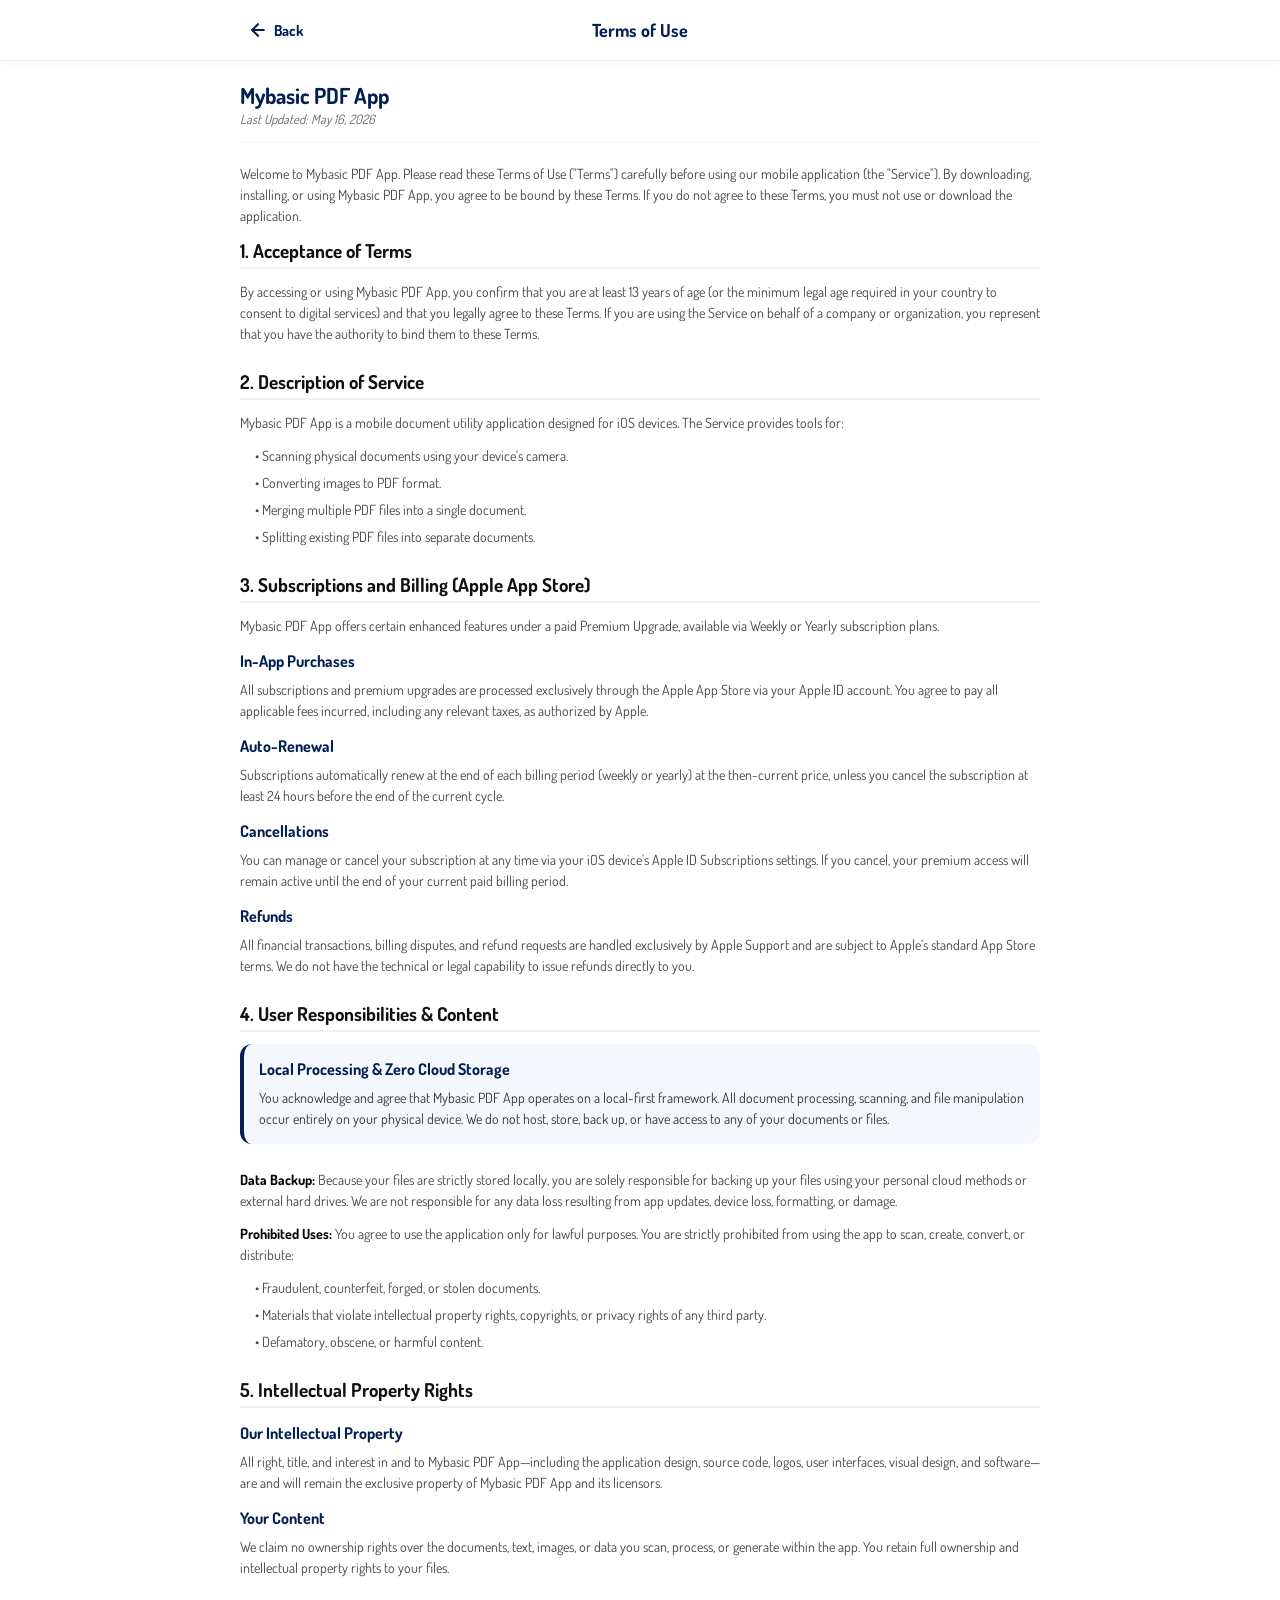
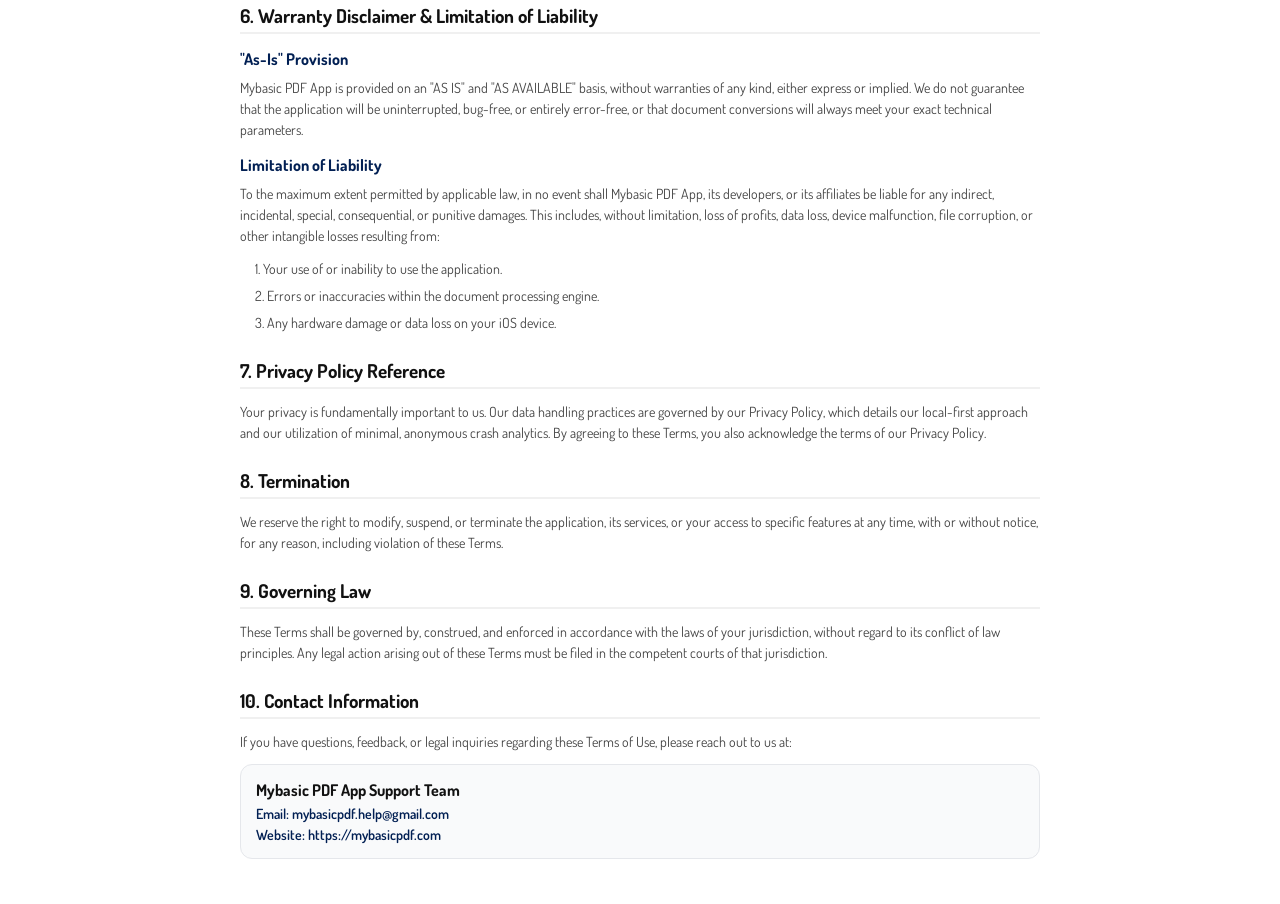
<file: terms.html>
<!DOCTYPE html>
<html lang="en">

<head>
    <meta charset="UTF-8">
    <meta name="viewport" content="width=device-width, initial-scale=1.0">
    <title>Terms of Use - Mybasic PDF App</title>
    <!-- Google Fonts üzerinden Dosis yazı tipini çekiyoruz -->
    <link href="https://fonts.googleapis.com/css2?family=Dosis:wght@400;600;700&display=swap" rel="stylesheet">
    <style>
        /* Genel Gövde Ayarları */
        body {
            margin: 0;
            padding: 0;
            font-family: 'Dosis', sans-serif;
            background-color: #FFFFFF;
            color: #444;
        }

        /* Üst Bilgi (Header) Alanı - Sabit (Sticky) */
        .header {
            position: sticky;
            top: 0;
            background-color: #FFFFFF;
            border-bottom: 1px solid #F0F0F0;
            z-index: 100;
            height: 60px;
            box-shadow: 0 2px 8px rgba(0, 0, 0, 0.03);
        }

        .header-inner {
            max-width: 800px;
            margin: 0 auto;
            height: 100%;
            padding: 0 20px;
            display: flex;
            align-items: center;
            justify-content: center;
            position: relative;
        }

        .headerTitle {
            font-size: 18px;
            font-weight: 700;
            color: #011F53;
            text-align: center;
            margin: 0;
        }

        .back-btn {
            position: absolute;
            left: 20px;
            display: inline-flex;
            align-items: center;
            justify-content: center;
            gap: 6px;
            color: #011F53;
            text-decoration: none;
            font-weight: 700;
            font-size: 15px;
            padding: 6px 12px 6px 8px;
            border-radius: 8px;
            transition: all 0.2s ease;
            background: transparent;
        }

        .back-btn:hover {
            background-color: rgba(1, 31, 83, 0.06);
            color: #011F53;
            text-decoration: none;
            transform: translateX(-2px);
        }

        .back-btn svg {
            width: 20px;
            height: 20px;
            stroke-width: 2.5;
            transition: transform 0.2s ease;
        }

        .back-btn:hover svg {
            transform: translateX(-2px);
        }

        /* Ana İçerik Alanı */
        .scrollContent {
            padding: 20px;
            max-width: 800px;
            margin: 0 auto;
        }

        /* Marka ve Tarih */
        .brandName {
            font-size: 22px;
            font-weight: 700;
            color: #011F53;
            margin-bottom: 2px;
        }

        .lastUpdated {
            font-size: 13px;
            font-style: italic;
            color: #666;
            margin-bottom: 15px;
        }

        /* Ayırıcı Çizgi */
        .divider {
            height: 1px;
            background-color: #EEE;
            margin-top: 10px;
            margin-bottom: 20px;
        }

        /* Vurgulu Kutucuk (Commitment Box) */
        .commitmentBox {
            background-color: #F4F7FC;
            padding: 15px;
            border-radius: 12px;
            border-left: 4px solid #011F53;
            margin-bottom: 25px;
        }

        .commitmentTitle {
            font-size: 16px;
            font-weight: 700;
            color: #011F53;
            margin-bottom: 8px;
            margin-top: 0;
        }

        .commitmentText {
            font-size: 14px;
            color: #333;
            line-height: 1.5;
            margin: 0;
        }

        /* Bölümler (Sections) */
        .section {
            margin-bottom: 25px;
        }

        .sectionTitle {
            font-size: 19px;
            font-weight: 700;
            color: #111;
            margin-bottom: 12px;
            border-bottom: 2px solid #F0F0F0;
            padding-bottom: 4px;
            margin-top: 0;
        }

        .subSectionTitle {
            font-size: 16px;
            font-weight: 700;
            color: #011F53;
            margin-top: 15px;
            margin-bottom: 8px;
        }

        /* Standart Metinler */
        .bodyText {
            font-size: 14px;
            color: #444;
            line-height: 1.5;
            margin-bottom: 12px;
            margin-top: 0;
        }

        .boldText {
            font-weight: 700;
            color: #000;
        }

        /* Madde İşaretli Listeler */
        .listText {
            font-size: 14px;
            color: #444;
            margin-left: 15px;
            margin-bottom: 6px;
            line-height: 1.5;
            margin-top: 0;
        }

        /* İletişim Kartı (Contact Card) */
        .contactCard {
            background-color: #F9FAFB;
            border: 1px solid #E5E7EB;
            padding: 15px;
            border-radius: 12px;
            margin-top: 10px;
        }

        .contactText {
            font-size: 16px;
            font-weight: 700;
            color: #111;
            margin-bottom: 5px;
            margin-top: 0;
        }

        .contactSubText {
            font-size: 14px;
            color: #011F53;
            margin-top: 4px;
            font-weight: 600;
            margin-bottom: 0;
        }

        /* Linkleri uygulamanın ana rengine boyuyoruz */
        a {
            color: #011F53;
            text-decoration: none;
        }

        a:hover {
            text-decoration: underline;
        }
    </style>
</head>

<body>
    <div class="header">
        <div class="header-inner">
            <a href="index.html" class="back-btn" aria-label="Back to home page">
                <svg viewBox="0 0 24 24" fill="none" stroke="currentColor" stroke-linecap="round"
                    stroke-linejoin="round">
                    <line x1="19" y1="12" x2="5" y2="12"></line>
                    <polyline points="12 19 5 12 12 5"></polyline>
                </svg>
                <span>Back</span>
            </a>
            <div class="headerTitle">Terms of Use</div>
        </div>
    </div>

    <div class="scrollContent">
        <div class="brandName">Mybasic PDF App</div>
        <div class="lastUpdated">Last Updated: May 16, 2026</div>

        <div class="divider"></div>

        <p class="bodyText">
            Welcome to Mybasic PDF App. Please read these Terms of Use ("Terms") carefully before using our mobile
            application (the "Service"). By downloading, installing, or using Mybasic PDF App, you agree to be bound by
            these Terms. If you do not agree to these Terms, you must not use or download the application.
        </p>

        <div class="section">
            <h2 class="sectionTitle">1. Acceptance of Terms</h2>
            <p class="bodyText">
                By accessing or using Mybasic PDF App, you confirm that you are at least 13 years of age (or the minimum
                legal age required in your country to consent to digital services) and that you legally agree to these
                Terms. If you are using the Service on behalf of a company or organization, you represent that you have
                the authority to bind them to these Terms.
            </p>
        </div>

        <div class="section">
            <h2 class="sectionTitle">2. Description of Service</h2>
            <p class="bodyText">
                Mybasic PDF App is a mobile document utility application designed for iOS devices. The Service provides
                tools for:
            </p>
            <p class="listText">&bull; Scanning physical documents using your device's camera.</p>
            <p class="listText">&bull; Converting images to PDF format.</p>
            <p class="listText">&bull; Merging multiple PDF files into a single document.</p>
            <p class="listText">&bull; Splitting existing PDF files into separate documents.</p>
        </div>

        <div class="section">
            <h2 class="sectionTitle">3. Subscriptions and Billing (Apple App Store)</h2>
            <p class="bodyText">
                Mybasic PDF App offers certain enhanced features under a paid Premium Upgrade, available via Weekly or
                Yearly subscription plans.
            </p>

            <div class="subSectionTitle">In-App Purchases</div>
            <p class="bodyText">
                All subscriptions and premium upgrades are processed exclusively through the Apple App Store via your
                Apple ID account. You agree to pay all applicable fees incurred, including any relevant taxes, as
                authorized by Apple.
            </p>

            <div class="subSectionTitle">Auto-Renewal</div>
            <p class="bodyText">
                Subscriptions automatically renew at the end of each billing period (weekly or yearly) at the
                then-current price, unless you cancel the subscription at least 24 hours before the end of the current
                cycle.
            </p>

            <div class="subSectionTitle">Cancellations</div>
            <p class="bodyText">
                You can manage or cancel your subscription at any time via your iOS device's Apple ID Subscriptions
                settings. If you cancel, your premium access will remain active until the end of your current paid
                billing period.
            </p>

            <div class="subSectionTitle">Refunds</div>
            <p class="bodyText">
                All financial transactions, billing disputes, and refund requests are handled exclusively by Apple
                Support and are subject to Apple’s standard App Store terms. We do not have the technical or legal
                capability to issue refunds directly to you.
            </p>
        </div>

        <div class="section">
            <h2 class="sectionTitle">4. User Responsibilities & Content</h2>
            <div class="commitmentBox">
                <h3 class="commitmentTitle">Local Processing & Zero Cloud Storage</h3>
                <p class="commitmentText">
                    You acknowledge and agree that Mybasic PDF App operates on a local-first framework. All document
                    processing, scanning, and file manipulation occur entirely on your physical device. We do not host,
                    store, back up, or have access to any of your documents or files.
                </p>
            </div>
            <p class="bodyText">
                <span class="boldText">Data Backup:</span> Because your files are strictly stored locally, you are
                solely responsible for backing up your files using your personal cloud methods or external hard drives.
                We are not responsible for any data loss resulting from app updates, device loss, formatting, or damage.
            </p>
            <p class="bodyText">
                <span class="boldText">Prohibited Uses:</span> You agree to use the application only for lawful
                purposes. You are strictly prohibited from using the app to scan, create, convert, or distribute:
            </p>
            <p class="listText">&bull; Fraudulent, counterfeit, forged, or stolen documents.</p>
            <p class="listText">&bull; Materials that violate intellectual property rights, copyrights, or privacy
                rights of any third party.</p>
            <p class="listText">&bull; Defamatory, obscene, or harmful content.</p>
        </div>

        <div class="section">
            <h2 class="sectionTitle">5. Intellectual Property Rights</h2>
            <div class="subSectionTitle">Our Intellectual Property</div>
            <p class="bodyText">
                All right, title, and interest in and to Mybasic PDF App—including the application design, source code,
                logos, user interfaces, visual design, and software—are and will remain the exclusive property of
                Mybasic PDF App and its licensors.
            </p>
            <div class="subSectionTitle">Your Content</div>
            <p class="bodyText">
                We claim no ownership rights over the documents, text, images, or data you scan, process, or generate
                within the app. You retain full ownership and intellectual property rights to your files.
            </p>
        </div>

        <div class="section">
            <h2 class="sectionTitle">6. Warranty Disclaimer & Limitation of Liability</h2>
            <div class="subSectionTitle">"As-Is" Provision</div>
            <p class="bodyText">
                Mybasic PDF App is provided on an "AS IS" and "AS AVAILABLE" basis, without warranties of any kind,
                either express or implied. We do not guarantee that the application will be uninterrupted, bug-free, or
                entirely error-free, or that document conversions will always meet your exact technical parameters.
            </p>
            <div class="subSectionTitle">Limitation of Liability</div>
            <p class="bodyText">
                To the maximum extent permitted by applicable law, in no event shall Mybasic PDF App, its developers, or
                its affiliates be liable for any indirect, incidental, special, consequential, or punitive damages. This
                includes, without limitation, loss of profits, data loss, device malfunction, file corruption, or other
                intangible losses resulting from:
            </p>
            <p class="listText">1. Your use of or inability to use the application.</p>
            <p class="listText">2. Errors or inaccuracies within the document processing engine.</p>
            <p class="listText">3. Any hardware damage or data loss on your iOS device.</p>
        </div>

        <div class="section">
            <h2 class="sectionTitle">7. Privacy Policy Reference</h2>
            <p class="bodyText">
                Your privacy is fundamentally important to us. Our data handling practices are governed by our Privacy
                Policy, which details our local-first approach and our utilization of minimal, anonymous crash
                analytics. By agreeing to these Terms, you also acknowledge the terms of our Privacy Policy.
            </p>
        </div>

        <div class="section">
            <h2 class="sectionTitle">8. Termination</h2>
            <p class="bodyText">
                We reserve the right to modify, suspend, or terminate the application, its services, or your access to
                specific features at any time, with or without notice, for any reason, including violation of these
                Terms.
            </p>
        </div>

        <div class="section">
            <h2 class="sectionTitle">9. Governing Law</h2>
            <p class="bodyText">
                These Terms shall be governed by, construed, and enforced in accordance with the laws of your
                jurisdiction, without regard to its conflict of law principles. Any legal action arising out of these
                Terms must be filed in the competent courts of that jurisdiction.
            </p>
        </div>

        <div class="section">
            <h2 class="sectionTitle">10. Contact Information</h2>
            <p class="bodyText">
                If you have questions, feedback, or legal inquiries regarding these Terms of Use, please reach out to us
                at:
            </p>
            <div class="contactCard">
                <div class="contactText">Mybasic PDF App Support Team</div>
                <div class="contactSubText">Email: <a
                        href="mailto:mybasicpdf.help@gmail.com">mybasicpdf.help@gmail.com</a></div>
                <div class="contactSubText">Website: <a href="https://mybasicpdf.com"
                        target="_blank">https://mybasicpdf.com</a></div>
            </div>
        </div>
    </div>
</body>

</html>
</file>
<file: style.css>
/* ===================================================
   MYbasic PDF — Pixel-Perfect Landing Page
   Framer reference: https://lovable-globe-269634.framer.app/
   Renk sistemi: navy=#011F53, orange=#FF9F00, light=#F0F4F8
   =================================================== */

@import url('https://fonts.googleapis.com/css2?family=Dosis:wght@400;600;700;800&display=swap');

*,
*::before,
*::after {
    box-sizing: border-box;
    margin: 0;
    padding: 0;
    border: 0;
}

:root {
    --navy: #011F53;
    --orange: #FF9F00;
    --light-bg: #F0F4F8;
    --white: #FFFFFF;
    --text-mid: rgba(32, 60, 108, 0.80);
    --page-max: 430px;
    --tr: 0.32s cubic-bezier(0.16, 1, 0.3, 1);
}

html {
    scroll-behavior: smooth;
}

body {
    font-family: 'Dosis', sans-serif;
    background: #dde4ed;
    -webkit-font-smoothing: antialiased;
    min-height: 100vh;
    display: flex;
    justify-content: center;
}

/* ─── Desktop wrapper ──────────────────────────────── */
#app-root {
    width: 100%;
    max-width: var(--page-max);
    background: var(--white);
    position: relative;
    box-shadow: 0 0 80px rgba(1, 31, 83, 0.2);
    overflow-x: hidden;
}

@media (min-width: 900px) {
    body {
        background: linear-gradient(135deg, #d0d9e6 0%, #bfcfdf 100%);
        align-items: flex-start;
        padding: 40px 0 80px;
    }

    #app-root {
        border-radius: 40px;
        margin: 0 auto;
    }
}

img {
    display: block;
}

.sparkle {
    font-style: normal;
    color: var(--orange);
}

/* ═══════════════════════════════════════════════════
   1. HEADER
═══════════════════════════════════════════════════ */
.app-header {
    width: 100%;
    height: 99px;
    background: var(--navy);
    display: flex;
    align-items: flex-start;
    padding: 25px 12px 11px;
    z-index: 20;
    position: relative;
    flex-shrink: 0;
}

.header-logo-wrap {
    position: relative;
    width: 68px;
    height: 63px;
    flex-shrink: 0;
}

.header-logo-wrap .rect-43 {
    width: 68px;
    height: 63px;
}

.header-logo-wrap .rect-41 {
    position: absolute;
    top: 16.9px;
    left: 14.9px;
    width: 40.7px;
    height: 40.7px;
}

.header-logo-wrap .rect-411 {
    position: absolute;
    top: 5.8px;
    left: 14.9px;
    width: 28.5px;
    height: 4.7px;
}

.header-logo-wrap .vec-11 {
    position: absolute;
    top: 5.8px;
    left: 43px;
    width: 12.5px;
    height: 11.1px;
}

.header-logo-wrap .vec-12 {
    position: absolute;
    top: 6.4px;
    left: 43px;
    width: 13.1px;
    height: 11.1px;
}

.header-logo-wrap .label-my {
    position: absolute;
    top: 13.4px;
    left: 14.4px;
    width: 15.2px;
    height: 8.5px;
}

.header-logo-wrap .label-basic {
    position: absolute;
    top: 24.7px;
    left: 14.4px;
    width: 25.9px;
    height: 8.9px;
}

.header-logo-wrap .label-pdf {
    position: absolute;
    top: 36.4px;
    left: 14.2px;
    width: 34.8px;
    height: 14px;
}

/* ═══════════════════════════════════════════════════
   2. HERO
═══════════════════════════════════════════════════ */
.hero-section {
    width: 100%;
    display: flex;
    flex-direction: column;
    align-items: center;
    padding: 32px 16px 28px;
    gap: 24px;
    text-align: center;
}

.made-simple-badge {
    width: 100%;
    max-width: 340px;
    height: 49px;
    border-radius: 10px;
    background: var(--light-bg);
    display: flex;
    align-items: center;
    justify-content: center;
    font-size: 32px;
    font-weight: 700;
    color: var(--navy);
    font-family: 'Dosis', sans-serif;
}

.hero-illustration-wrap {
    width: 100%;
    max-width: 308px;
}

.hero-illustration {
    width: 100%;
    height: auto;
    max-height: 222px;
    object-fit: contain;
}

/* App Store button */
.appstore-btn {
    display: inline-flex;
    align-items: center;
    justify-content: center;
    gap: 8px;
    width: 152px;
    height: 57px;
    border-radius: 13px;
    background: black;
    text-decoration: none;
    padding: 8px;
    cursor: pointer;
    transition: transform var(--tr), box-shadow var(--tr);
    flex-shrink: 0;
}

.appstore-btn:hover {
    transform: translateY(-2px);
    box-shadow: 0 8px 20px rgba(0, 0, 0, 0.3);
}

.btn-apple-box {
    width: 42px;
    height: 38px;
    border-radius: 5px;
    background: transparent;
    display: flex;
    align-items: center;
    justify-content: center;
    flex-shrink: 0;
}

.btn-apple-box .apple-svg {
    width: 90%;
    height: auto;
    max-height: 33px;
    object-fit: contain;
}

.btn-text {
    display: flex;
    flex-direction: column;
    align-items: flex-start;
    justify-content: center;
}

.btn-sub {
    font-size: 10px;
    font-weight: 700;
    color: white;
    line-height: 1.2;
    font-family: -apple-system, BlinkMacSystemFont, "Segoe UI", Roboto, sans-serif;
    font-weight: 500;
}

.btn-main {
    font-size: 17px;
    font-weight: 700;
    color: white;
    line-height: 1;
    margin-top: 2px;
    font-family: -apple-system, BlinkMacSystemFont, "Segoe UI", Roboto, sans-serif;
    font-weight: 600;
    letter-spacing: 0.5px;
}

/* ═══════════════════════════════════════════════════
   3. SECURITY
═══════════════════════════════════════════════════ */
.security-section {
    width: 100%;
    display: flex;
    flex-direction: column;
    align-items: center;
    gap: 19px;
    padding: 0 60px 32px;
}

.secure-badge {
    width: 100%;
    max-width: 320px;
    height: 38px;
    border-radius: 20px;
    background: var(--light-bg);
    display: flex;
    align-items: center;
    justify-content: center;
    gap: 10px;
    font-size: 20px;
    font-weight: 700;
    color: var(--navy);
    font-family: 'Dosis', sans-serif;
}

.local-data-box {
    display: flex;
    flex-direction: column;
    align-items: center;
    gap: 8px;
}

.shield-icon {
    width: 75px;
    height: 75px;
    object-fit: contain;
    margin: 0 auto;
}

.local-data-title {
    font-size: 29px;
    font-weight: 700;
    color: var(--navy);
    text-align: center;
    font-family: 'Dosis', sans-serif;
}

.local-data-sub {
    font-size: 21px;
    font-weight: 400;
    color: var(--text-mid);
    text-align: center;
    line-height: 26px;
    font-family: Arial, sans-serif;
}

/* ═══════════════════════════════════════════════════
   4 & 5. HEADLINE & PHONE SHOWCASE (Framer Unclipped Match)
   — Organic background without artificial overflow clips
   — Light gray circle positioned behind "Simple, Fast, Done"
   — Yellow/orange curve flowing naturally around the phone
═══════════════════════════════════════════════════ */
/* ═══════════════════════════════════════════════════
   4 & 5. HEADLINE & PHONE SHOWCASE (Smooth In-Place Scroll Zoom)
   — Normal flow without giant white gaps
   — Zooms smoothly from 0.75 to 1.25 as user scrolls it into view
═══════════════════════════════════════════════════ */
.phone-showcase-section {
    width: 100%;
    position: relative;
    overflow: visible;
    background: transparent;
    display: flex;
    flex-direction: column;
    align-items: center;
    padding-top: 10px;
    margin-bottom: 0px;
}

/* Light circle behind "Simple, Fast, Done" text - positioned towards top-left like Framer */
.ellipse-circle-blue {
    position: absolute;
    top: 0px;
    left: 75px;
    width: 125px;
    height: 125px;
    border-radius: 50%;
    background: #EBF2F7;
    z-index: 0;
    pointer-events: none;
}

.ellipse-circle-blue-sm {
    position: absolute;
    top: 170px;
    right: -10px;
    width: 90px;
    height: 90px;
    border-radius: 50%;
    background: #EBF2F7;
    z-index: 0;
    pointer-events: none;
}

/* Thick yellow/orange curve wrapping naturally from the left around the phone */
.ellipse-31 {
    position: absolute;
    top: -10px;
    left: -200px;
    width: 290px;
    height: 520px;
    z-index: 1;
    pointer-events: none;
    object-fit: contain;
}

/* Thin yellow/orange arc on the right */
.ellipse-30 {
    position: absolute;
    top: 250px;
    right: -90px;
    width: 220px;
    height: 380px;
    z-index: 1;
    pointer-events: none;
    object-fit: contain;
}

/* Headline sits above the background circle */
.headline-wrap {
    position: relative;
    z-index: 2;
    display: flex;
    flex-direction: column;
    align-items: center;
    gap: 4px;
    padding: 0 16px 12px;
    text-align: center;
}

.headline-title {
    font-size: 38px;
    font-weight: 700;
    color: var(--navy);
    line-height: 44px;
    font-family: 'Dosis', sans-serif;
    letter-spacing: -0.01em;
}

.headline-sub {
    font-size: 38px;
    font-weight: 400;
    color: var(--navy);
    line-height: 44px;
    font-family: 'Dosis', sans-serif;
}

/* Sticky Zoom Track: provides the scroll distance for zooming without extra empty space */
.phone-sticky-track {
    position: relative;
    width: 100%;
    height: 1100px;
    /* Exact controlled scroll track for zoom */
}

/* Sticky Window: keeps the phone centered in viewport while scrolling through the track */
.phone-sticky-window {
    position: -webkit-sticky;
    position: sticky;
    top: calc(50vh - 225px);
    width: 100%;
    height: 450px;
    display: flex;
    justify-content: center;
    align-items: center;
    z-index: 3;
    pointer-events: none;
}

/* Centered phone mockup with hardware acceleration */
.phone-img-wrap {
    position: relative;
    width: 250px;
    height: 440px;
    margin: 0 auto;
    display: flex;
    justify-content: center;
    align-items: center;
    pointer-events: auto;
}

.phone-img {
    width: 150%;
    height: 140%;
    object-fit: contain;
    transform: scale(0.75);
    /* Starts at 0.75 */
    transform-origin: center center;
    will-change: transform;
    filter: drop-shadow(0 20px 35px rgba(1, 31, 83, 0.22));
}

/* ═══════════════════════════════════════════════════
   6. FEATURE CARDS CAROUSEL SLIDER (Merge, Split, Image to PDF, Scan)
   Interactive slider with left/right arrows & 4 dots
═══════════════════════════════════════════════════ */
.feature-cards-section {
    width: 100%;
    display: flex;
    flex-direction: column;
    align-items: center;
    padding: 24px 16px 16px;
    position: relative;
}

.cards-carousel-container {
    width: 100%;
    max-width: 360px;
    position: relative;
    overflow: hidden;
    border-radius: 24px;
    box-shadow: 0 10px 30px rgba(1, 31, 83, 0.08);
}

.cards-slider-track {
    display: flex;
    width: 100%;
    transition: transform 0.4s cubic-bezier(0.25, 1, 0.5, 1);
    will-change: transform;
}

.card-slide {
    flex: 0 0 100%;
    width: 100%;
    display: flex;
    justify-content: center;
    align-items: center;
    user-select: none;
    -webkit-user-drag: none;
}

.feature-svg-card {
    width: 100%;
    height: auto;
    display: block;
    aspect-ratio: 361 / 331;
    pointer-events: none;
}

/* Navigation Arrows (Left & Right) */
.carousel-arrow {
    position: absolute;
    top: 50%;
    transform: translateY(-50%);
    width: 38px;
    height: 38px;
    border-radius: 50%;
    background: rgba(255, 255, 255, 0.92);
    border: 1.5px solid rgba(1, 31, 83, 0.15);
    color: var(--navy);
    display: flex;
    align-items: center;
    justify-content: center;
    cursor: pointer;
    z-index: 10;
    box-shadow: 0 4px 14px rgba(1, 31, 83, 0.18);
    transition: all 0.22s ease;
    backdrop-filter: blur(8px);
    -webkit-backdrop-filter: blur(8px);
    padding: 0;
}

.carousel-arrow:hover {
    background: var(--navy);
    color: var(--white);
    border-color: var(--navy);
    transform: translateY(-50%) scale(1.08);
    box-shadow: 0 6px 18px rgba(1, 31, 83, 0.28);
}

.carousel-arrow:active {
    transform: translateY(-50%) scale(0.95);
}

.carousel-arrow-prev {
    left: 10px;
}

.carousel-arrow-next {
    right: 10px;
}

/* 4 Dots Indicator (Social Media / Carousel style) */
.carousel-dots {
    display: flex;
    align-items: center;
    justify-content: center;
    gap: 8px;
    margin-top: 16px;
    padding: 4px 0;
}

.dot-btn {
    width: 10px;
    height: 10px;
    border-radius: 50%;
    background: rgba(1, 31, 83, 0.22);
    border: none;
    cursor: pointer;
    padding: 0;
    transition: all 0.3s cubic-bezier(0.25, 1, 0.5, 1);
}

.dot-btn:hover {
    background: rgba(1, 31, 83, 0.45);
}

.dot-btn.active {
    width: 24px;
    border-radius: 12px;
    background: var(--navy);
    box-shadow: 0 2px 8px rgba(1, 31, 83, 0.25);
}

/* Scroll-in animations */
.will-animate {
    opacity: 0;
    transform: translateY(28px);
    transition: opacity 0.55s ease, transform 0.55s ease;
}

.will-animate:nth-child(2) {
    transition-delay: 0.1s;
}

.will-animate:nth-child(3) {
    transition-delay: 0.2s;
}

.will-animate:nth-child(4) {
    transition-delay: 0.3s;
}

.will-animate.is-visible {
    opacity: 1;
    transform: translateY(0);
}

/* ═══════════════════════════════════════════════════
   7. FEATURE LIST (PDF Merge / Split / etc. big text)
═══════════════════════════════════════════════════ */
.feature-list-section {
    width: 100%;
    display: flex;
    justify-content: flex-end;
    padding: 8px 0 0;
}

.feature-list-wrap {
    position: relative;
    padding: 0 61px 36px;
}

.feature-list-circle {
    position: absolute;
    top: -23px;
    left: -47px;
    width: 146px;
    height: 146px;
    border-radius: 50%;
    background: rgba(255, 159, 0, 1);
}

.feature-list-text {
    font-size: 33px;
    font-weight: 700;
    color: var(--navy);
    line-height: 44px;
    letter-spacing: 0.05em;
    position: relative;
    z-index: 1;
    font-family: 'Dosis', sans-serif;
}

/* ═══════════════════════════════════════════════════
   8. PILLARS — Fast / Basic / Secure
═══════════════════════════════════════════════════ */
.pillars-section {
    width: 100%;
    padding: 8px 0 32px;
}

.pillars-wrap {
    width: 100%;
    padding: 0 26px 0 15px;
    display: flex;
    flex-direction: column;
    gap: 62px;
}

.pillar-row {
    display: flex;
    align-items: center;
}

.pillar-row.right {
    justify-content: flex-end;
}

.pillar-row.left {
    justify-content: flex-start;
    gap: 16px;
}

.pillar-text {
    font-size: 60px;
    font-weight: 700;
    color: var(--navy);
    letter-spacing: 0.1em;
    line-height: 44px;
    font-family: 'Dosis', sans-serif;
}

.pillar-graphic {
    width: 136px;
    height: 36px;
    object-fit: contain;
}

.pillar-graphic.shapes {
    width: 50px;
    height: 66px;
}

.pillar-graphic.shield-check {
    width: 68px;
    height: 62px;
}

/* ═══════════════════════════════════════════════════
   9. POWER BARS
═══════════════════════════════════════════════════ */
.power-bars-section {
    width: 100%;
    height: 220px;
    position: relative;
    overflow: hidden;
}

.power-bars-inner {
    position: absolute;
    bottom: 0;
    left: 50%;
    transform: translateX(-50%);
    display: flex;
    align-items: flex-end;
    gap: 92px;
}

.bar-rect {
    width: 33px;
    border-radius: 20px;
    flex-shrink: 0;
}

.bar-orange {
    height: 152px;
    background: var(--orange);
}

.bar-lightblue {
    height: 168px;
    background: var(--light-bg);

}

.bar-navy {
    height: 206px;
    background: var(--navy);
}

/* ═══════════════════════════════════════════════════
   10. UNLIMITED
═══════════════════════════════════════════════════ */
.unlimited-section {
    width: 100%;
    display: flex;
    flex-direction: column;
    align-items: center;
    gap: 24px;
    padding: 24px 17px 24px;
}

.unlimited-title {
    width: 100%;
    text-align: center;
    font-size: 40px;
    font-weight: 700;
    color: var(--navy);
    line-height: 42px;
    font-family: 'Dosis', sans-serif;
}

.unlimited-title .text-orange {
    color: var(--orange);
}

.infinity-wrap {
    width: 100%;
    padding: 0 60px;
}

.infinity-img {
    width: 100%;
    height: 149px;
    object-fit: contain;
}

.unlimited-ops-label {
    width: 100%;
    text-align: center;
    font-size: 23px;
    font-weight: 700;
    color: var(--navy);
    padding: 0;
    font-family: 'Dosis', sans-serif;
}

/* ═══════════════════════════════════════════════════
   11. PRICING
═══════════════════════════════════════════════════ */
.pricing-section {
    width: 100%;
    display: flex;
    flex-direction: column;
    gap: 26px;
    padding: 0 12px 22px;
}

.plan-card {
    width: 100%;
    border-radius: 20px;
    background: var(--light-bg);
    border: 2px solid var(--navy);
    display: flex;
    align-items: flex-end;
    padding: 0 0 9px 9px;
    gap: 23px;
    position: relative;
    overflow: hidden;
    transition: transform var(--tr), box-shadow var(--tr);
}

.plan-card:hover {
    transform: translateY(-3px);
    box-shadow: 0 12px 30px rgba(1, 31, 83, 0.12);
}

.best-value-badge {
    position: absolute;
    top: 0;
    right: 0;
    background: var(--orange);
    color: var(--navy);
    font-size: 14px;
    font-weight: 600;
    border-radius: 0 18px 0 10px;
    z-index: 2;
    min-width: 83px;
    height: 25px;
    display: flex;
    align-items: center;
    justify-content: center;
    padding: 0 6px;
    font-family: 'Dosis', sans-serif;
}

.plan-card-body {
    display: flex;
    align-items: flex-end;
    gap: 16px;
    padding-top: 5px;
    flex: 1;
}

.plan-icon-wrap {
    padding-bottom: 6px;
    flex-shrink: 0;
}

.plan-icon-box {
    width: 60px;
    height: 60px;
    border-radius: 10px;
    background: var(--navy);
    display: flex;
    align-items: center;
    justify-content: center;
    padding: 12px 10px;
}

.diamond-icon {
    width: 40px;
    height: 36px;
    object-fit: contain;
}

.plan-info {
    display: flex;
    flex-direction: column;
    gap: 4.5px;
    flex: 1;
}

.plan-name {
    font-size: 20px;
    font-weight: 700;
    color: var(--navy);
    font-family: 'Dosis', sans-serif;
}

.plan-trial {
    font-size: 16px;
    font-weight: 600;
    color: var(--orange);
    font-family: 'Dosis', sans-serif;
}

.plan-price {
    font-size: 24px;
    color: var(--navy);
    font-family: Arial, sans-serif;
    line-height: 24px;
}

.plan-price b {
    font-weight: 700;
}

.plan-price span {
    font-size: 15px;
}

.pricing-appstore-wrap {
    padding: 0 104px;
    width: 100%;
}

.appstore-btn-large {
    display: flex;
    align-items: flex-start;
    gap: 0.8px;
    width: 100%;
    border-radius: 7px;
    background: var(--orange);
    padding: 10px 0.5px 9px 9px;
    cursor: pointer;
    text-decoration: none;
    transition: transform var(--tr), box-shadow var(--tr);
}

.appstore-btn-large:hover {
    transform: translateY(-2px);
    box-shadow: 0 8px 24px rgba(255, 159, 0, 0.4);
}

.btn-large-apple-box {
    width: 42px;
    height: 38px;
    border-radius: 5px;
    background: var(--navy);
    position: relative;
    flex-shrink: 0;
}

.btn-large-apple-box img {
    position: absolute;
    top: 2.5px;
    left: calc(50% - 19.4px);
    width: 38px;
    height: 33px;
}

.btn-large-text {
    display: flex;
    flex-direction: column;
    flex-shrink: 0;
}

.btn-large-sub {
    font-size: 11px;
    font-weight: 700;
    font-family: 'Dosis', sans-serif;
    color: var(--light-bg);
    width: 81px;
    text-align: center;
    display: block;
}

.btn-large-main {
    font-size: 22px;
    line-height: 30px;
    font-weight: 700;
    font-family: 'Dosis', sans-serif;
    color: var(--navy);
    padding-left: 3px;
    margin-top: -6px;
}

/* ═══════════════════════════════════════════════════
   12. CTA FLOW — CHOOSE / AND / DOWNLOAD + 5 Arrows & App Store (Photo 1)
═══════════════════════════════════════════════════ */
.cta-flow-section {
    width: 100%;
    display: flex;
    flex-direction: column;
    gap: 12px;
    padding: 16px 12px 36px;
    box-sizing: border-box;
}

.cta-flow-row {
    display: flex;
    align-items: center;
    gap: 15px;
    width: 100%;
}

.cta-pill-label {
    min-height: 52px;
    display: flex;
    align-items: center;
    justify-content: center;
    padding: 0 20px;
    background: #EDF3F8;
    border-radius: 8px;
    font-size: 24px;
    font-weight: 800;
    letter-spacing: 0.12em;
    font-family: 'Dosis', sans-serif;
    text-transform: uppercase;
    flex-shrink: 0;
}

.cta-pill-label.navy-text {
    color: var(--navy);
}

.cta-pill-label.orange-text {
    color: var(--orange);
    padding: 0 26px;
}

.cta-pill-empty {
    min-height: 52px;
    background: #EDF3F8;
    border-radius: 8px;
}

.cta-pill-empty.flex-grow {
    flex: 1;
}

.cta-pill-empty.flex-grow-long {
    flex: 1;
}

/* Row 4: Arrows Box + App Store Button + Navy block */
.bottom-cta-row {
    margin-top: 4px;
    display: flex;
    align-items: stretch;
    gap: 8px;
}

.cta-arrows-box {
    min-height: 52px;
    background: #EDF3F8;
    border-radius: 8px;
    display: flex;
    align-items: center;
    justify-content: center;
    gap: 6px;
    padding: 0 16px;
    flex-shrink: 0;
}

.cta-arrow-triangle {
    width: 0;
    height: 0;
    border-top: 10px solid transparent;
    border-bottom: 10px solid transparent;
    border-left: 14px solid var(--navy);
    display: inline-block;
}

.cta-appstore-button {
    min-height: 52px;
    background: var(--orange);
    border-radius: 8px;
    display: flex;
    align-items: center;
    padding: 6px 14px;
    gap: 8px;
    text-decoration: none;
    flex-shrink: 0;
    transition: transform var(--tr), box-shadow var(--tr);
}

.cta-appstore-button:hover {
    transform: translateY(-2px);
    box-shadow: 0 6px 20px rgba(255, 159, 0, 0.4);
}

.cta-apple-icon-box {
    width: 34px;
    height: 32px;
    background: var(--navy);
    border-radius: 6px;
    display: flex;
    align-items: center;
    justify-content: center;
}

.cta-apple-icon-box img {
    width: 35px;
    height: 35px;
    object-fit: contain;
}

.cta-appstore-text {
    display: flex;
    flex-direction: column;
}

.cta-appstore-sub {
    font-size: 9px;
    font-weight: 500;
    font-family: -apple-system, BlinkMacSystemFont, "Segoe UI", Roboto, sans-serif;
    color: white;
    line-height: 11px;
}

.cta-appstore-main {
    font-size: 18px;
    font-weight: 500;
    font-family: -apple-system, BlinkMacSystemFont, "Segoe UI", Roboto, sans-serif;
    color: var(--navy);
    line-height: 20px;
}

.cta-orange-arrows-box {
    min-height: 52px;
    flex: 1;
    background: var(--orange);
    border-radius: 13px;
    display: flex;
    align-items: center;
    justify-content: center;
    gap: 8px;
    padding: 0 16px;
}

.cta-arrow-white {
    width: 0;
    height: 0;
    border-top: 10px solid transparent;
    border-bottom: 10px solid transparent;
    border-left: 14px solid var(--white);
    display: inline-block;
}

.cta-appstore-button.navy-button {
    background: black;
    color: var(--white);
}

.cta-appstore-button.navy-button .cta-apple-icon-box {
    background: transparent;
}

.cta-appstore-button.navy-button .cta-appstore-main {
    color: var(--white);
}

.cta-appstore-button.navy-button .cta-appstore-sub {
    color: rgba(255, 255, 255, 0.7);
}

/* Social media icons row */
.social-icons-row {
    width: 100%;
    display: none;
    justify-content: center;
    align-items: center;
    padding: 24px 0 8px;
}

.social-icons-img {
    width: 500px;
    height: auto;
    object-fit: contain;
}

/* ═══════════════════════════════════════════════════
   13. FOOTER
═══════════════════════════════════════════════════ */
.app-footer {
    width: 100%;
    height: 265px;
    position: relative;
    background: var(--light-bg);
    overflow: hidden;
}

.footer-bg-panel {
    position: absolute;
    top: 0;
    left: 0;
    width: 397px;
    height: 339px;
    background: var(--light-bg);
}

.footer-logo-wrap {
    position: absolute;
    top: 29px;
    right: 22px;
    z-index: 1;
}

.footer-logo {
    width: 63px;
    height: 68px;
    object-fit: contain;
}

.footer-links-list {
    position: absolute;
    top: 32px;
    left: 33px;
    display: flex;
    flex-direction: column;
    gap: 1px;
    z-index: 1;
}

.footer-links-list a {
    font-size: 15px;
    font-weight: 600;
    color: var(--navy);
    text-decoration: underline;
    letter-spacing: 0.1em;
    line-height: 22px;
    height: 28px;
    display: flex;
    align-items: center;
    font-family: 'Dosis', sans-serif;
    transition: opacity var(--tr);
}

.footer-links-list a:hover {
    opacity: 0.6;
}

.footer-version {
    position: absolute;
    bottom: 36px;
    left: 81px;
    font-size: 13px;
    font-family: Arial, sans-serif;
    color: rgba(1, 31, 83, 0.3);
    z-index: 1;
}

.footer-appstore-btn {
    position: absolute;
    top: 120px;
    right: 10px;
    width: 120px;
    border-radius: 7px;
    background: var(--white);
    display: flex;
    align-items: flex-end;
    padding: 5.4px 2px 2px 6px;
    gap: 4px;
    z-index: 1;
    text-decoration: none;
    transition: transform var(--tr);
}

.footer-appstore-btn:hover {
    transform: translateY(-2px);
}

.footer-apple-box {
    width: 35px;
    height: 32px;
    border-radius: 5px;
    background: var(--navy);
    position: relative;
    flex-shrink: 0;
    margin-bottom: 2.8px;
}

.footer-apple-box img {
    position: absolute;
    top: 2.1px;
    left: calc(50% - 16.25px);
    width: 31.8px;
    height: 27.6px;
}

.footer-btn-text {
    display: flex;
    flex-direction: column;
    flex: 1;
    margin-left: -2.8px;
}

.footer-btn-sub {
    font-size: 8px;
    font-weight: 700;
    color: var(--navy);
    font-family: 'Dosis', sans-serif;
    display: block;
}

.footer-btn-main {
    font-size: 15px;
    font-weight: 700;
    font-family: 'Dosis', sans-serif;
    color: var(--navy);
    line-height: 25px;
    height: 25px;
    min-width: 62px;
    padding-left: 0px;
    margin-top: -5.7px;
    display: flex;
    align-items: center;
}
</file>
